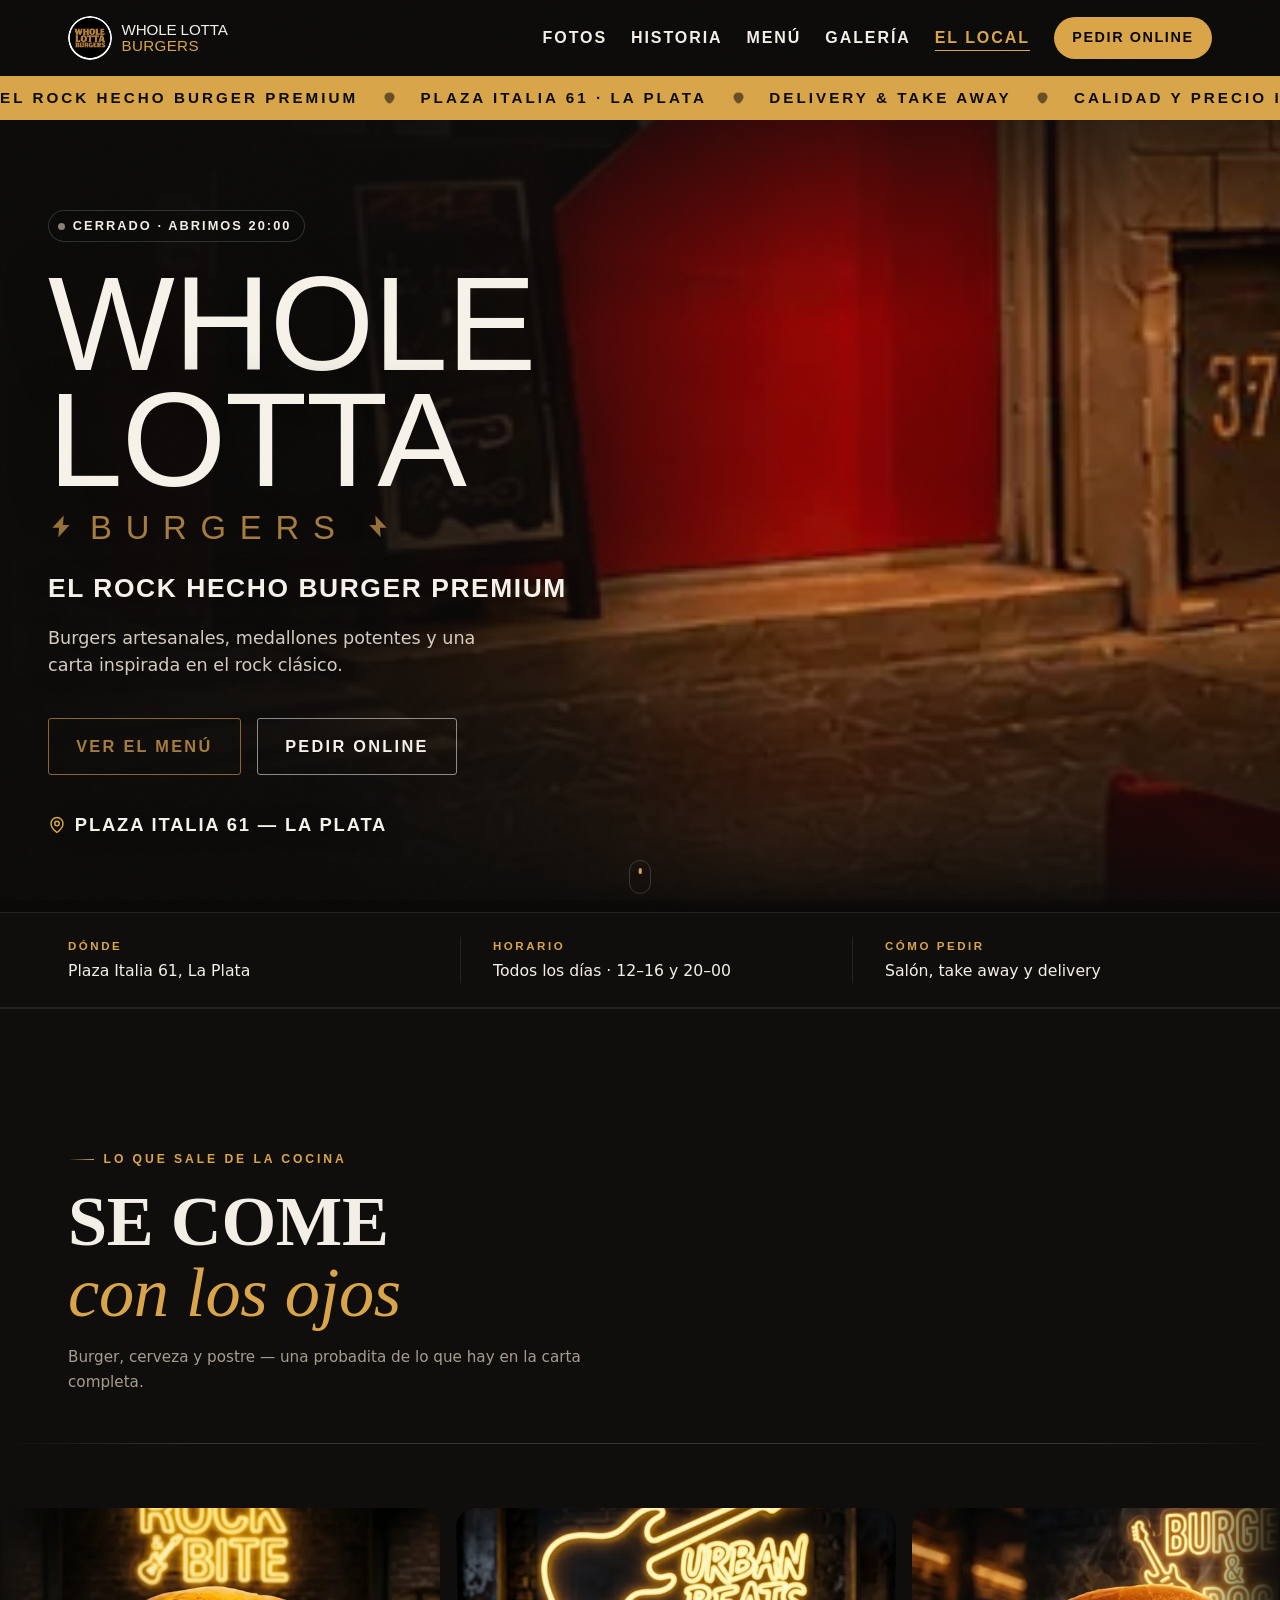
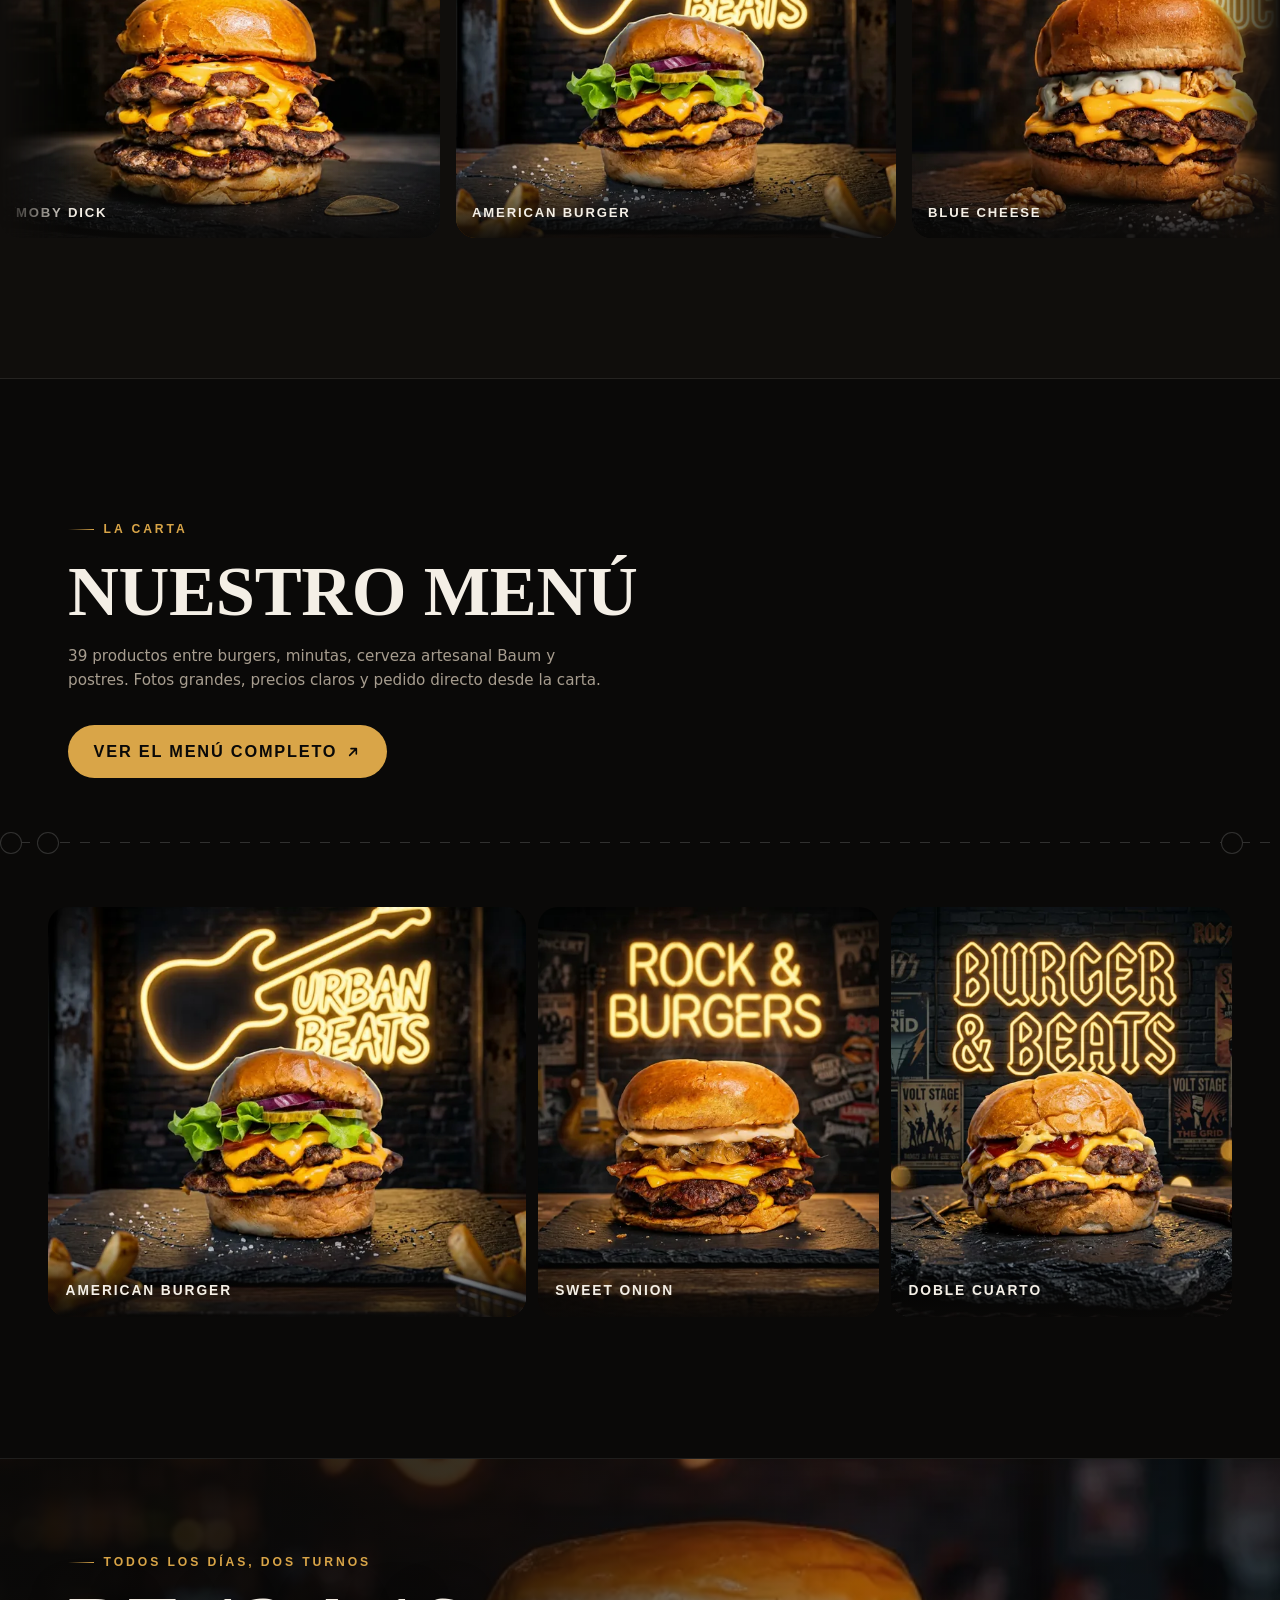
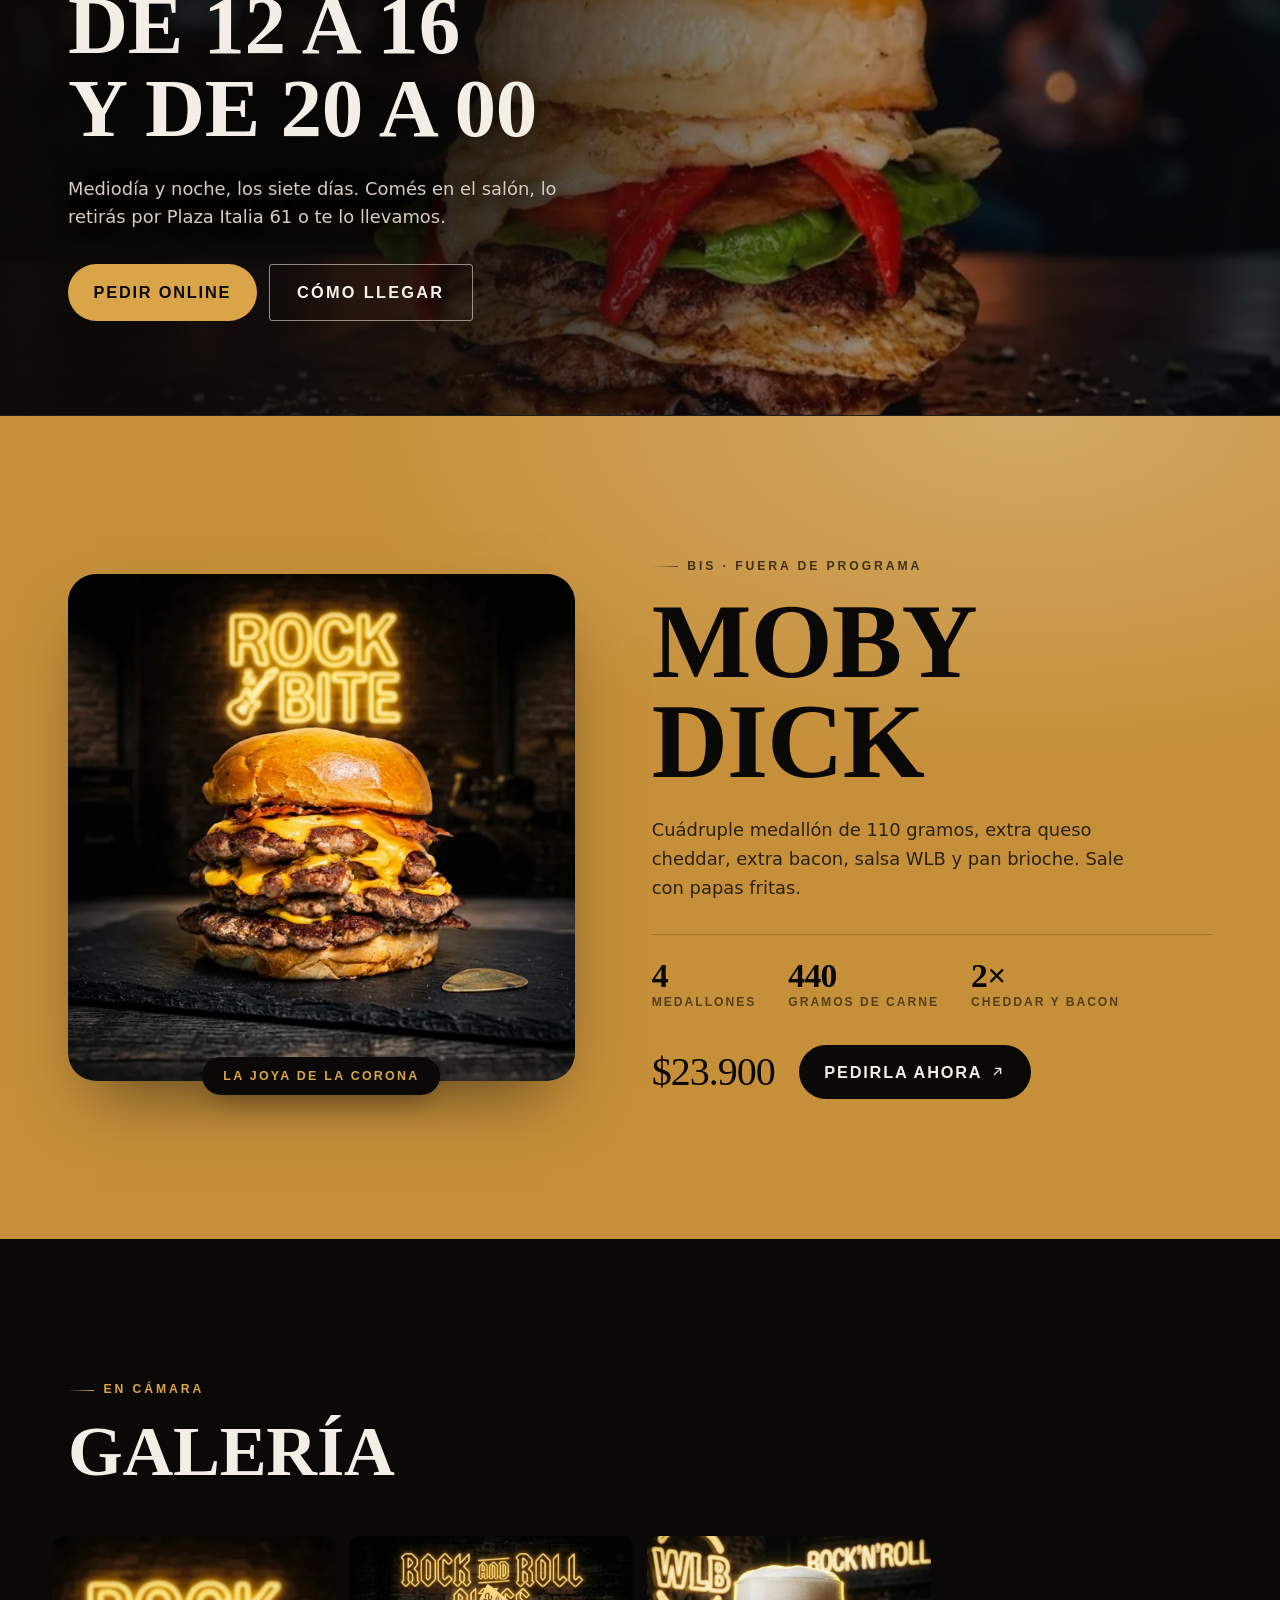
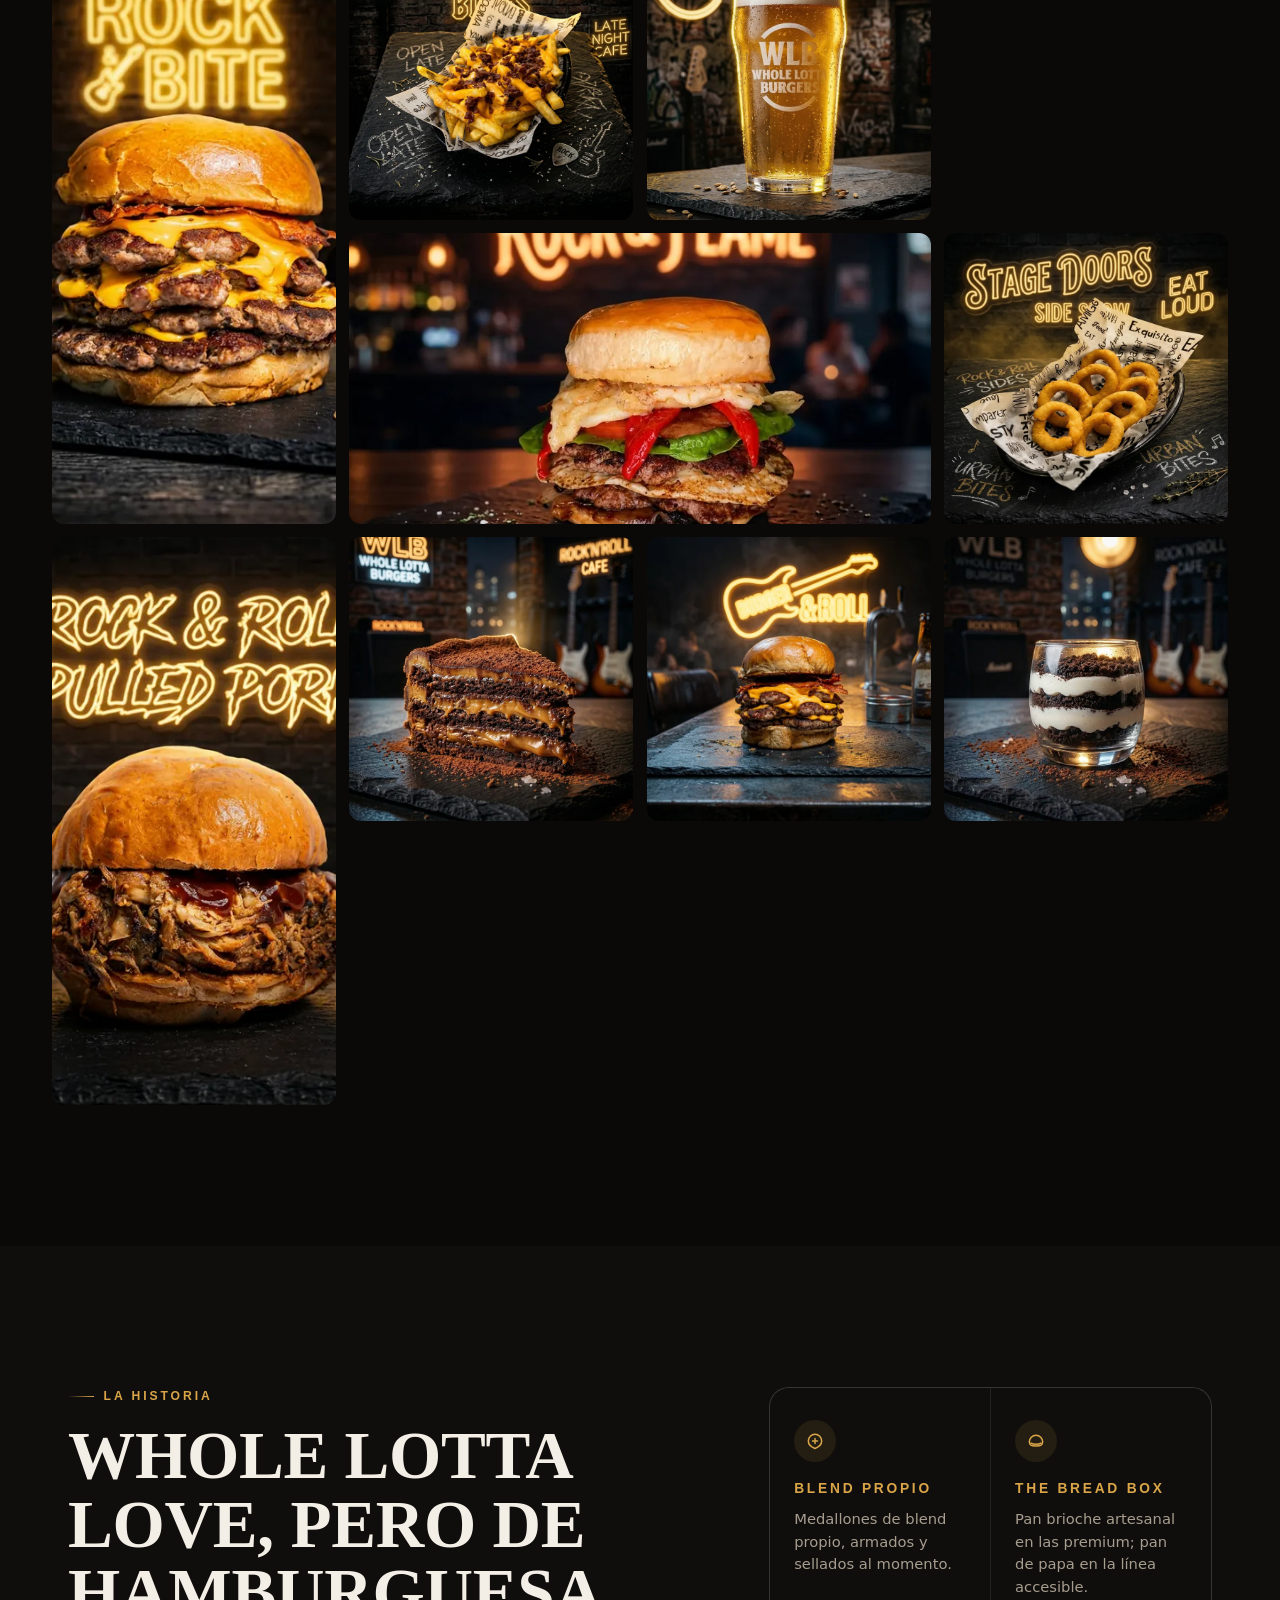
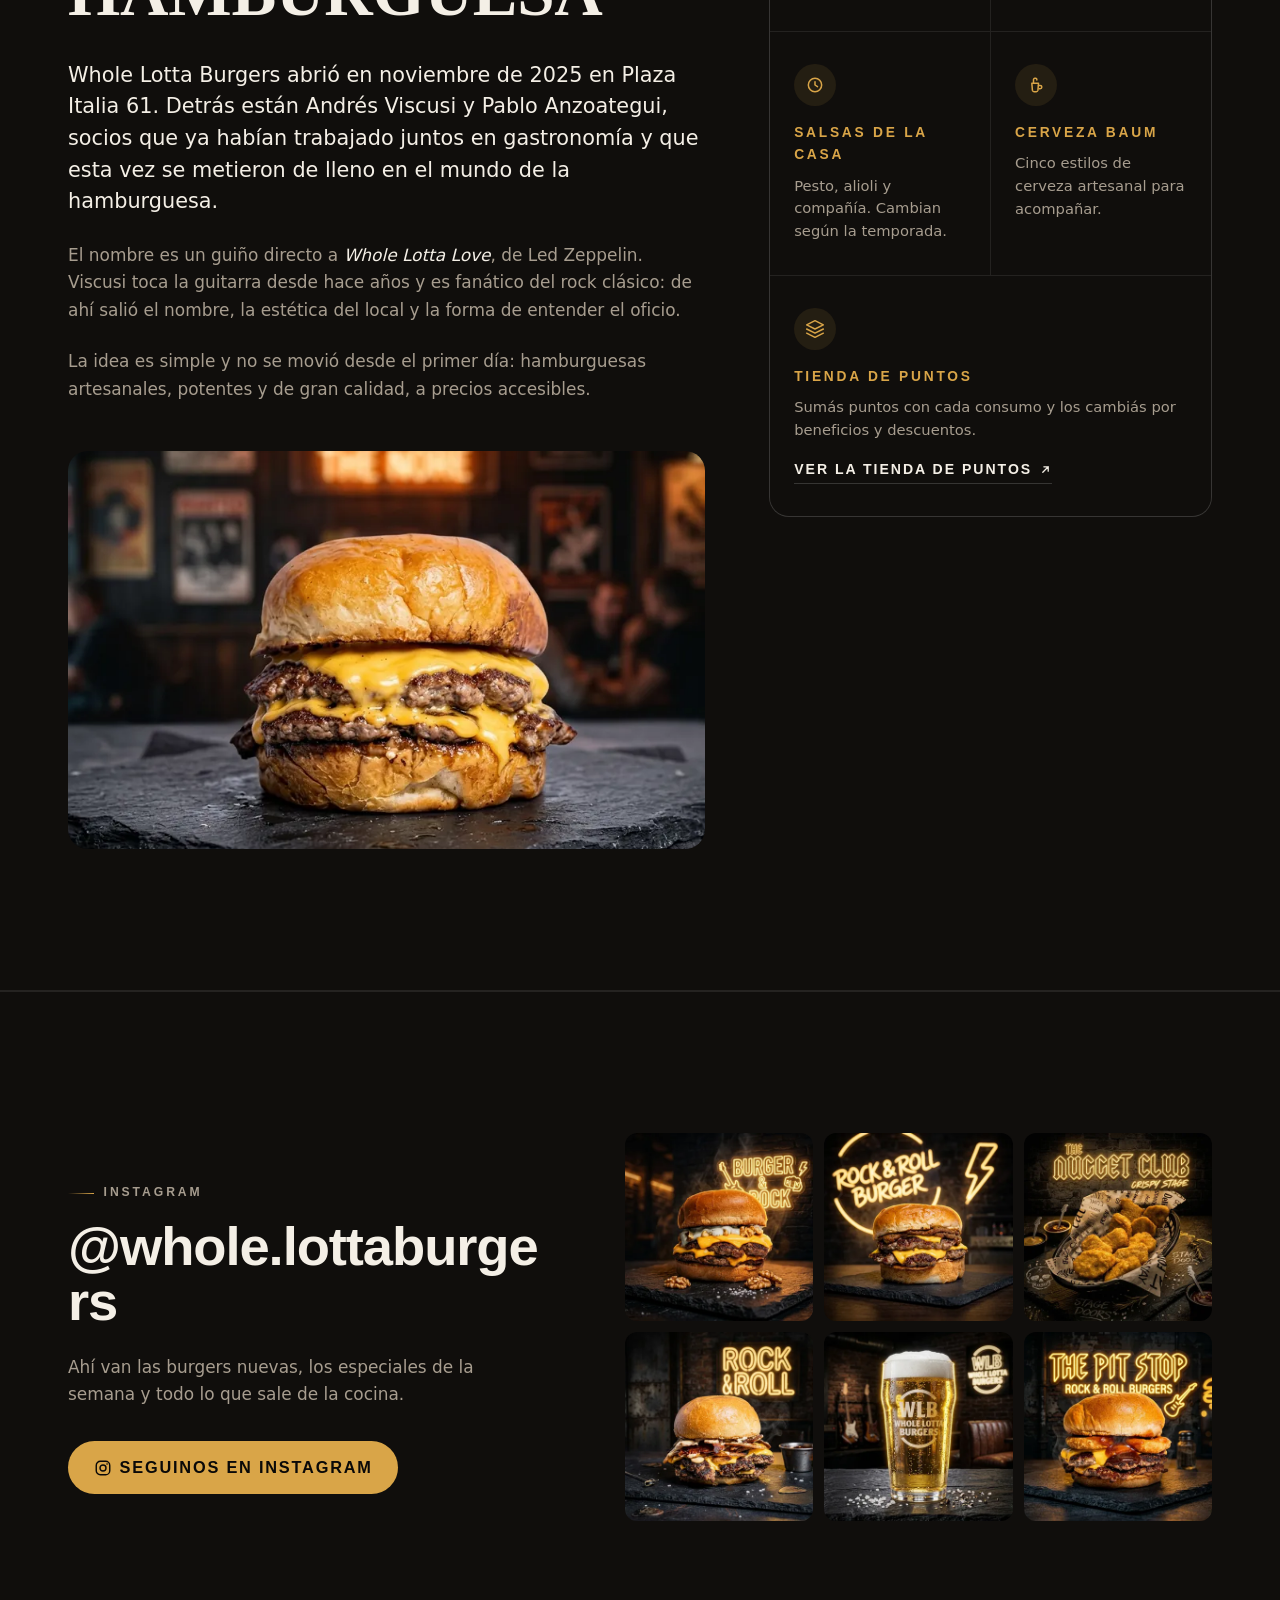
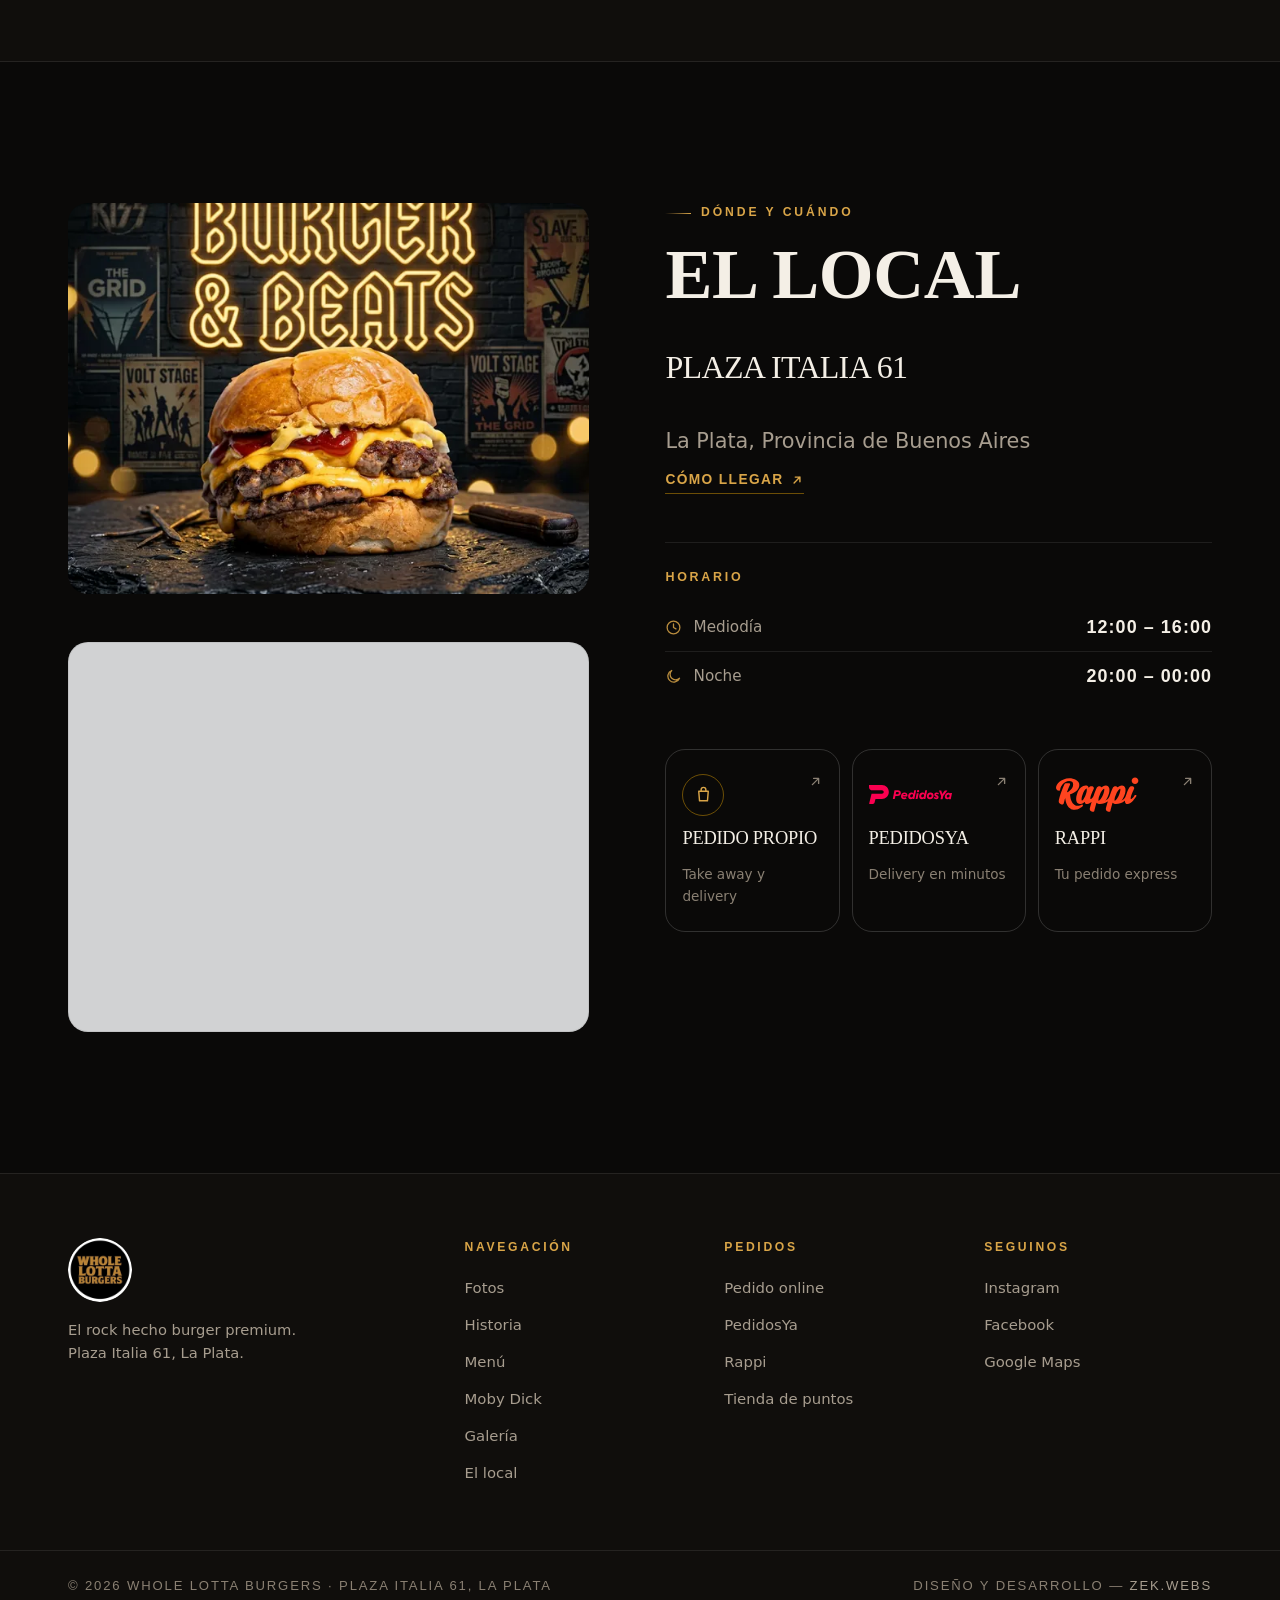
<file: index.html>
<!DOCTYPE html>
<html lang="es-AR">
<head>
<meta charset="UTF-8">
<meta name="viewport" content="width=device-width, initial-scale=1, viewport-fit=cover">

<!-- Content-Security-Policy: 'unsafe-inline' en style-src es por el <noscript><style>
     de más abajo (fallback sin JS) — no hay ningún otro estilo ni script inline en
     el sitio, y no hay ningún formulario ni input de usuario que un XSS pudiera
     explotar igual. Ver README → Seguridad para el detalle de cada origen permitido. -->
<meta http-equiv="Content-Security-Policy" content="
  default-src 'self';
  script-src 'self';
  style-src 'self' 'unsafe-inline' https://fonts.googleapis.com;
  font-src 'self' https://fonts.gstatic.com;
  img-src 'self' data:;
  frame-src https://maps.google.com https://www.google.com;
  connect-src 'self';
  base-uri 'self';
  form-action 'self';
  object-src 'none';
">
<meta name="referrer" content="strict-origin-when-cross-origin">

<title>Whole Lotta Burgers — El rock hecho burger premium | La Plata</title>
<meta name="description" content="Hamburguesas artesanales en Plaza Italia 61, La Plata. Medallones de blend propio, pan brioche de The Bread Box y cerveza artesanal Baum. Delivery y take away, todos los días.">
<meta name="theme-color" content="#0A0908">
<meta name="author" content="Whole Lotta Burgers">
<link rel="canonical" href="https://salvageorge10-byte.github.io/wholelottaburgers/">

<meta property="og:type" content="restaurant.restaurant">
<meta property="og:site_name" content="Whole Lotta Burgers">
<meta property="og:locale" content="es_AR">
<meta property="og:url" content="https://salvageorge10-byte.github.io/wholelottaburgers/">
<meta property="og:title" content="Whole Lotta Burgers — El rock hecho burger premium">
<meta property="og:description" content="Hamburguesas artesanales en Plaza Italia 61, La Plata. Delivery y take away, todos los días de 12 a 16 y de 20 a 00.">
<meta property="og:image" content="https://salvageorge10-byte.github.io/wholelottaburgers/assets/og.jpg">
<meta property="og:image:width" content="1200">
<meta property="og:image:height" content="630">
<meta property="og:image:alt" content="Hamburguesa La Mundial de Whole Lotta Burgers frente a un cartel de neón que dice Rock &amp; Flame">
<meta name="twitter:card" content="summary_large_image">
<meta name="twitter:title" content="Whole Lotta Burgers — El rock hecho burger premium">
<meta name="twitter:description" content="Hamburguesas artesanales en Plaza Italia 61, La Plata. Delivery y take away.">
<meta name="twitter:image" content="https://salvageorge10-byte.github.io/wholelottaburgers/assets/og.jpg">

<link rel="icon" href="assets/favicon.svg" type="image/svg+xml">
<link rel="apple-touch-icon" href="assets/apple-touch-icon.png">

<link rel="preconnect" href="https://fonts.googleapis.com">
<link rel="preconnect" href="https://fonts.gstatic.com" crossorigin>
<link rel="preload" as="image" href="assets/local-tall.webp" media="(max-width:899px)" fetchpriority="high">
<link rel="preload" as="image" href="assets/local.webp" imagesrcset="assets/local-sm.webp 700w, assets/local.webp 795w" imagesizes="100vw" media="(min-width:900px)" fetchpriority="high">
<link href="https://fonts.googleapis.com/css2?family=Anton&family=Fraunces:ital,opsz,wght@0,9..144,400;0,9..144,600;0,9..144,700;1,9..144,500&family=Barlow+Condensed:wght@400;600;700&family=Barlow:wght@400;500&display=swap" rel="stylesheet">
<link rel="stylesheet" href="css/styles.css">
<noscript><style>.rv{opacity:1!important;transform:none!important}.menu-panel[hidden]{display:block!important}</style></noscript>

<script type="application/ld+json">
{
  "@context": "https://schema.org",
  "@type": "Restaurant",
  "name": "Whole Lotta Burgers",
  "slogan": "El rock hecho burger premium",
  "description": "Hamburguesería artesanal en La Plata. Medallones de blend propio, pan brioche de The Bread Box, salsas de la casa y cerveza artesanal Baum.",
  "url": "https://salvageorge10-byte.github.io/wholelottaburgers/",
  "image": "https://salvageorge10-byte.github.io/wholelottaburgers/assets/og.jpg",
  "logo": "https://salvageorge10-byte.github.io/wholelottaburgers/assets/logo.webp",
  "servesCuisine": ["Hamburguesas", "Comida americana"],
  "priceRange": "$$",
  "currenciesAccepted": "ARS",
  "address": {
    "@type": "PostalAddress",
    "streetAddress": "Plaza Italia 61",
    "addressLocality": "La Plata",
    "addressRegion": "Buenos Aires",
    "addressCountry": "AR"
  },
  "openingHoursSpecification": [
    { "@type": "OpeningHoursSpecification", "dayOfWeek": ["Monday","Tuesday","Wednesday","Thursday","Friday","Saturday","Sunday"], "opens": "12:00", "closes": "16:00" },
    { "@type": "OpeningHoursSpecification", "dayOfWeek": ["Monday","Tuesday","Wednesday","Thursday","Friday","Saturday","Sunday"], "opens": "20:00", "closes": "00:00" }
  ],
  "hasMenu": "https://salvageorge10-byte.github.io/wholelottaburgers/menu.html",
  "acceptsReservations": "False",
  "sameAs": [
    "https://www.instagram.com/whole.lottaburgers/",
    "https://www.facebook.com/p/Whole-Lotta-Burgers-61580133121450/"
  ]
}
</script>
</head>

<body>
<a class="skip-link" href="#contenido">Saltar al contenido</a>

<!-- ══════════ HEADER ══════════ -->
<header class="hdr" id="hdr">
  <div class="hdr-in">
    <a href="#inicio" class="brand" aria-label="Whole Lotta Burgers — inicio">
      <img src="assets/logo.webp" width="320" height="320" alt="" class="brand-mark">
      <span class="brand-txt"><b>Whole Lotta</b><i>Burgers</i></span>
    </a>

    <nav class="nav" id="nav" aria-label="Navegación principal">
      <ul class="nav-list">
        <li><a href="#fotos">Fotos</a></li>
        <li><a href="#historia">Historia</a></li>
        <li><a href="menu.html">Menú</a></li>
        <li><a href="#galeria">Galería</a></li>
        <li><a href="#local">El local</a></li>
      </ul>
      <a href="https://www.instagram.com/whole.lottaburgers/" class="nav-ig" target="_blank" rel="noopener">
        <svg viewBox="0 0 24 24" width="18" height="18" fill="none" stroke="currentColor" stroke-width="1.7" aria-hidden="true"><rect x="3" y="3" width="18" height="18" rx="5.5"/><circle cx="12" cy="12" r="4"/><circle cx="17.4" cy="6.6" r="1.1" fill="currentColor" stroke="none"/></svg>
        <span>@whole.lottaburgers</span>
      </a>
    </nav>

    <div class="hdr-cta">
      <a href="https://whole-lotta-burgers.restosimple.com" class="btn btn-amber btn-sm" target="_blank" rel="noopener">Pedir online</a>
    </div>

    <button class="burger" id="burger" aria-label="Abrir menú de navegación" aria-expanded="false" aria-controls="nav">
      <span></span><span></span>
    </button>
  </div>
</header>

<!-- ══════════ MARQUEE ══════════ -->
<div class="marq" aria-hidden="true">
  <div class="marq-track" id="marqTrack">
    <span>El rock hecho burger premium</span>
    <svg class="pick" viewBox="0 0 24 26" aria-hidden="true"><path d="M12 1C5.4 1 1 5.2 1 10.4c0 5 3.4 9.9 7.1 13.1a5.9 5.9 0 0 0 7.8 0C19.6 20.3 23 15.4 23 10.4 23 5.2 18.6 1 12 1Z"/></svg>
    <span>Plaza Italia 61 · La Plata</span>
    <svg class="pick" viewBox="0 0 24 26" aria-hidden="true"><path d="M12 1C5.4 1 1 5.2 1 10.4c0 5 3.4 9.9 7.1 13.1a5.9 5.9 0 0 0 7.8 0C19.6 20.3 23 15.4 23 10.4 23 5.2 18.6 1 12 1Z"/></svg>
    <span>Delivery &amp; take away</span>
    <svg class="pick" viewBox="0 0 24 26" aria-hidden="true"><path d="M12 1C5.4 1 1 5.2 1 10.4c0 5 3.4 9.9 7.1 13.1a5.9 5.9 0 0 0 7.8 0C19.6 20.3 23 15.4 23 10.4 23 5.2 18.6 1 12 1Z"/></svg>
    <span>Calidad y precio imbatible</span>
    <svg class="pick" viewBox="0 0 24 26" aria-hidden="true"><path d="M12 1C5.4 1 1 5.2 1 10.4c0 5 3.4 9.9 7.1 13.1a5.9 5.9 0 0 0 7.8 0C19.6 20.3 23 15.4 23 10.4 23 5.2 18.6 1 12 1Z"/></svg>
  </div>
</div>

<main id="contenido">

<!-- ══════════ 1 · HERO ══════════ -->
<section class="hero" id="inicio">
  <div class="hero-media">
    <picture>
      <!-- En vertical entra la fachada completa; en apaisado, el plano bajo con la mesa. -->
      <source media="(max-width:899px)" srcset="assets/local-tall.webp" width="325" height="1456">
      <img src="assets/local.webp"
           srcset="assets/local-sm.webp 700w, assets/local.webp 795w"
           sizes="100vw" width="795" height="656"
           alt="Frente del local de Whole Lotta Burgers en Plaza Italia 61 de noche, con una hamburguesa de la casa servida en la mesa de la vereda"
           fetchpriority="high" decoding="async">
    </picture>
  </div>
  <div class="hero-scrim"></div>

  <div class="hero-body">
    <p class="status" id="status" hidden>
      <span class="status-dot" id="statusDot"></span><span id="statusTxt"></span>
    </p>

    <h1 class="hero-h1">
      <span class="hero-word">Whole</span>
      <span class="hero-word">Lotta</span>
      <span class="hero-sub-word">
        <svg class="bolt" viewBox="0 0 24 24" aria-hidden="true"><path d="M14.5 2 4 13.2h6.2L9.5 22 20 10.8h-6.2L14.5 2Z"/></svg>
        Burgers
        <svg class="bolt bolt-r" viewBox="0 0 24 24" aria-hidden="true"><path d="M14.5 2 4 13.2h6.2L9.5 22 20 10.8h-6.2L14.5 2Z"/></svg>
      </span>
    </h1>

    <p class="hero-tag">El rock hecho burger premium</p>

    <p class="hero-sub">Burgers artesanales, medallones potentes y una carta inspirada en el rock clásico.</p>

    <div class="hero-cta">
      <a href="menu.html" class="btn btn-line btn-line-gold">Ver el menú</a>
      <a href="https://whole-lotta-burgers.restosimple.com" class="btn btn-line" target="_blank" rel="noopener">Pedir online</a>
    </div>

    <p class="hero-place">
      <svg viewBox="0 0 24 24" width="18" height="18" fill="none" stroke="currentColor" stroke-width="2" stroke-linecap="round" stroke-linejoin="round" aria-hidden="true"><path d="M20 10c0 6-8 12-8 12s-8-6-8-12a8 8 0 0 1 16 0Z"/><circle cx="12" cy="10" r="3"/></svg>
      Plaza Italia 61 — La Plata
    </p>
  </div>

  <a class="scroll-cue" href="#fotos" aria-label="Bajar a la página"><span></span></a>
</section>

<!-- ══════════ FRANJA DE DATOS ══════════ -->
<section class="strip" aria-label="Datos del local">
  <dl class="strip-in">
    <div><dt>Dónde</dt><dd>Plaza Italia 61, La Plata</dd></div>
    <div><dt>Horario</dt><dd>Todos los días · 12–16 y 20–00</dd></div>
    <div><dt>Cómo pedir</dt><dd>Salón, take away y delivery</dd></div>
  </dl>
</section>

<!-- ══════════ 2 · SE COME CON LOS OJOS ══════════ -->
<section class="show" id="fotos" aria-labelledby="show-h">
  <div class="wrap">
    <header class="sec-head show-head">
      <p class="eyebrow rv">Lo que sale de la cocina</p>
      <h2 class="sec-h2 rv" id="show-h">Se come<br><em>con los ojos</em></h2>
      <p class="sec-note rv">Burger, cerveza y postre — una probadita de lo que hay en la carta completa.</p>
    </header>
  </div>

  <div class="show-divider" aria-hidden="true"></div>

  <!-- Una sola fila que corre sola, no dos compitiendo entre sí como antes.
       El JS duplica el contenido para que el bucle cierre sin salto. -->
  <div class="show-row" data-reel aria-hidden="true">
    <div class="show-track">
      <figure class="show-ph"><img src="assets/menu/moby.webp" width="640" height="640" loading="lazy" decoding="async" alt=""><figcaption>Moby Dick</figcaption></figure>
      <figure class="show-ph"><img src="assets/menu/american.webp" width="800" height="800" loading="lazy" decoding="async" alt=""><figcaption>American Burger</figcaption></figure>
      <figure class="show-ph"><img src="assets/menu/blue-cheese.webp" width="640" height="640" loading="lazy" decoding="async" alt=""><figcaption>Blue Cheese</figcaption></figure>
      <figure class="show-ph"><img src="assets/menu/sweet-onion.webp" width="800" height="800" loading="lazy" decoding="async" alt=""><figcaption>Sweet Onion</figcaption></figure>
      <figure class="show-ph"><img src="assets/menu/ipa-baum.webp" width="800" height="800" loading="lazy" decoding="async" alt=""><figcaption>IPA Baum</figcaption></figure>
      <figure class="show-ph"><img src="assets/menu/honey-baum.webp" width="800" height="800" loading="lazy" decoding="async" alt=""><figcaption>Honey Baum</figcaption></figure>
      <figure class="show-ph"><img src="assets/menu/chocotorta.webp" width="800" height="800" loading="lazy" decoding="async" alt=""><figcaption>Chocotorta</figcaption></figure>
    </div>
  </div>
</section>

<!-- ══════════ 4 · TEASER DE MENÚ ══════════ -->
<section class="menu-teaser" id="menu">
  <div class="wrap">
    <div class="mt-head">
      <p class="eyebrow rv">La carta</p>
      <h2 class="sec-h2 rv">Nuestro menú</h2>
      <p class="sec-note rv">39 productos entre burgers, minutas, cerveza artesanal Baum y postres. Fotos grandes, precios claros y pedido directo desde la carta.</p>
      <a href="menu.html" class="btn btn-amber rv">
        Ver el menú completo
        <svg viewBox="0 0 24 24" width="16" height="16" fill="none" stroke="currentColor" stroke-width="2.4" stroke-linecap="round" stroke-linejoin="round" aria-hidden="true"><path d="M7 17 17 7M9 7h8v8"/></svg>
      </a>
    </div>
  </div>

  <!-- línea perforada tipo entrada de recital: guiño rock sin gritar -->
  <div class="mt-ticket" aria-hidden="true"><span></span></div>

  <div class="mt-strip">
    <figure class="mt-ph mt-ph-a rv">
      <img src="assets/menu/american.webp" width="800" height="800" loading="lazy" decoding="async" alt="American Burger con tomate, pepinillos, cebolla morada y lechuga">
      <figcaption>American Burger</figcaption>
    </figure>
    <figure class="mt-ph rv">
      <img src="assets/menu/sweet-onion.webp" width="800" height="800" loading="lazy" decoding="async" alt="Sweet Onion con cebolla caramelizada, cheddar y bacon">
      <figcaption>Sweet Onion</figcaption>
    </figure>
    <figure class="mt-ph rv">
      <img src="assets/menu/doble-cuarto.webp" width="800" height="800" loading="lazy" decoding="async" alt="Doble Cuarto con cebolla en brunoise y salsa doble cuarto">
      <figcaption>Doble Cuarto</figcaption>
    </figure>
  </div>
</section>

<!-- ══════════ FRANJA A TODO EL ANCHO ══════════ -->
<section class="band rv" aria-labelledby="band-h">
  <div class="band-media">
    <img src="assets/menu/la-mundial.webp" width="800" height="800" loading="lazy" decoding="async"
         alt="La Mundial servida frente al cartel de neón del local">
  </div>
  <div class="band-in">
    <p class="eyebrow">Todos los días, dos turnos</p>
    <h2 class="band-h" id="band-h">De 12 a 16<br>y de 20 a 00</h2>
    <p class="band-p">Mediodía y noche, los siete días. Comés en el salón, lo retirás por Plaza Italia 61 o te lo llevamos.</p>
    <div class="band-cta">
      <a href="https://whole-lotta-burgers.restosimple.com" class="btn btn-amber" target="_blank" rel="noopener">Pedir online</a>
      <a href="#local" class="btn btn-line">Cómo llegar</a>
    </div>
  </div>
</section>

<!-- ══════════ 5 · PRODUCTO DESTACADO ══════════ -->
<section class="feat" id="destacado" aria-labelledby="feat-h">
  <div class="feat-in">
    <div class="feat-media rv">
      <img src="assets/menu/moby.webp" width="640" height="640" loading="lazy" decoding="async"
           alt="Moby Dick: cuádruple medallón con extra cheddar y extra bacon, bajo un cartel de neón que dice Rock Bite">
      <span class="feat-badge">La joya de la corona</span>
    </div>

    <div class="feat-body rv">
      <p class="eyebrow eyebrow-dark">Bis · Fuera de programa</p>
      <h2 class="feat-h" id="feat-h">Moby<br>Dick</h2>
      <p class="feat-lead">Cuádruple medallón de 110 gramos, extra queso cheddar, extra bacon, salsa WLB y pan brioche. Sale con papas fritas.</p>

      <ul class="feat-specs">
        <li><b>4</b><span>medallones</span></li>
        <li><b>440</b><span>gramos de carne</span></li>
        <li><b>2×</b><span>cheddar y bacon</span></li>
      </ul>

      <div class="feat-cta">
        <p class="feat-price">$23.900</p>
        <a href="https://whole-lotta-burgers.restosimple.com" class="btn btn-dark" target="_blank" rel="noopener">
          Pedirla ahora
          <svg viewBox="0 0 24 24" width="15" height="15" fill="none" stroke="currentColor" stroke-width="2.2" stroke-linecap="round" stroke-linejoin="round" aria-hidden="true"><path d="M7 17 17 7M9 7h8v8"/></svg>
        </a>
      </div>
    </div>
  </div>
</section>

<!-- ══════════ 6 · GALERÍA ══════════ -->
<section class="gal" id="galeria">
  <div class="wrap">
    <header class="sec-head">
      <p class="eyebrow rv">En cámara</p>
      <h2 class="sec-h2 rv">Galería</h2>
    </header>
  </div>

  <div class="gal-grid" id="galGrid">
    <figure class="g g-tall rv"><img src="assets/menu/moby.webp" width="640" height="640" loading="lazy" decoding="async" alt="Moby Dick, la hamburguesa de cuatro medallones, bajo un cartel de neón"><figcaption>Moby Dick</figcaption></figure>
    <figure class="g rv"><img src="assets/menu/papas-cheddar-bacon.webp" width="800" height="800" loading="lazy" decoding="async" alt="Papas con cheddar y bacon sobre pizarra"><figcaption>Papas Cheddar y Bacon</figcaption></figure>
    <figure class="g rv"><img src="assets/menu/ipa-baum.webp" width="800" height="800" loading="lazy" decoding="async" alt="Pinta de cerveza artesanal IPA Baum"><figcaption>IPA Baum</figcaption></figure>
    <figure class="g g-wide rv"><img src="assets/menu/la-mundial.webp" width="800" height="800" loading="lazy" decoding="async" alt="La Mundial frente al cartel de neón Rock &amp; Flame"><figcaption>La Mundial</figcaption></figure>
    <figure class="g rv"><img src="assets/menu/aros-cebolla.webp" width="800" height="800" loading="lazy" decoding="async" alt="Aros de cebolla crujientes"><figcaption>Aros de Cebolla</figcaption></figure>
    <figure class="g g-tall rv"><img src="assets/menu/pulled-pork.webp" width="640" height="640" loading="lazy" decoding="async" alt="Sándwich de pulled pork con salsa barbacoa"><figcaption>Pulled Pork</figcaption></figure>
    <figure class="g rv"><img src="assets/menu/chocotorta.webp" width="800" height="800" loading="lazy" decoding="async" alt="Chocotorta en capas"><figcaption>Chocotorta</figcaption></figure>
    <figure class="g rv"><img src="assets/menu/triple.webp" width="640" height="640" loading="lazy" decoding="async" alt="Triple Cheese Bacon"><figcaption>Triple Cheese Bacon</figcaption></figure>
    <figure class="g rv"><img src="assets/menu/postre-oreo.webp" width="800" height="800" loading="lazy" decoding="async" alt="Postre de Oreo en capas"><figcaption>Postre Oreo</figcaption></figure>
  </div>
</section>

<!-- ══════════ 3 · SOBRE LA MARCA ══════════ -->
<section class="about" id="historia">
  <div class="wrap about-in">
    <div class="about-txt rv">
      <p class="eyebrow">La historia</p>
      <h2 class="sec-h2">Whole Lotta<br>Love, pero de<br>hamburguesa</h2>

      <p class="lede">Whole Lotta Burgers abrió en noviembre de 2025 en Plaza Italia 61. Detrás están Andrés Viscusi y Pablo Anzoategui, socios que ya habían trabajado juntos en gastronomía y que esta vez se metieron de lleno en el mundo de la hamburguesa.</p>

      <p>El nombre es un guiño directo a <em>Whole Lotta Love</em>, de Led Zeppelin. Viscusi toca la guitarra desde hace años y es fanático del rock clásico: de ahí salió el nombre, la estética del local y la forma de entender el oficio.</p>

      <p>La idea es simple y no se movió desde el primer día: hamburguesas artesanales, potentes y de gran calidad, a precios accesibles.</p>

      <figure class="about-photo">
        <img src="assets/menu/cheese-doble.webp" width="800" height="800" loading="lazy" decoding="async" alt="Doble Cheese Burger sobre pizarra, con la pared de pósters de rock del local detrás">
      </figure>
    </div>

    <div class="about-specs rv" aria-label="Lo que usamos">
      <div class="spec">
        <span class="spec-ico" aria-hidden="true"><svg viewBox="0 0 24 24" width="20" height="20" fill="none" stroke="currentColor" stroke-width="1.8" stroke-linecap="round" stroke-linejoin="round"><path d="M4 12a8 8 0 0 1 16 0c0 4-3 7-8 9-5-2-8-5-8-9Z"/><path d="M9 12h6M12 9v6"/></svg></span>
        <h3>Blend propio</h3><p>Medallones de blend propio, armados y sellados al momento.</p>
      </div>
      <div class="spec">
        <span class="spec-ico" aria-hidden="true"><svg viewBox="0 0 24 24" width="20" height="20" fill="none" stroke="currentColor" stroke-width="1.8" stroke-linecap="round" stroke-linejoin="round"><path d="M4 13c0-4 3.6-8 8-8s8 4 8 8-2 5-8 5-8-1-8-5Z"/><path d="M6 14.5c1.5 1 3.6 1.5 6 1.5s4.5-.5 6-1.5"/></svg></span>
        <h3>The Bread Box</h3><p>Pan brioche artesanal en las premium; pan de papa en la línea accesible.</p>
      </div>
      <div class="spec">
        <span class="spec-ico" aria-hidden="true"><svg viewBox="0 0 24 24" width="20" height="20" fill="none" stroke="currentColor" stroke-width="1.8" stroke-linecap="round" stroke-linejoin="round"><circle cx="12" cy="12" r="8"/><path d="M12 8v4l3 2"/></svg></span>
        <h3>Salsas de la casa</h3><p>Pesto, alioli y compañía. Cambian según la temporada.</p>
      </div>
      <div class="spec">
        <span class="spec-ico" aria-hidden="true"><svg viewBox="0 0 24 24" width="20" height="20" fill="none" stroke="currentColor" stroke-width="1.8" stroke-linecap="round" stroke-linejoin="round"><path d="M7 10h8l-.7 8.5a2 2 0 0 1-2 1.5H9.7a2 2 0 0 1-2-1.5L7 10Z"/><path d="M9 10V5.5A1.5 1.5 0 0 1 10.5 4h1a1.5 1.5 0 0 1 1.5 1.5V6"/><path d="M15 12.5h2a2 2 0 0 1 0 4h-1.4"/></svg></span>
        <h3>Cerveza Baum</h3><p>Cinco estilos de cerveza artesanal para acompañar.</p>
      </div>
      <div class="spec spec-wide">
        <span class="spec-ico" aria-hidden="true"><svg viewBox="0 0 24 24" width="20" height="20" fill="none" stroke="currentColor" stroke-width="1.8" stroke-linecap="round" stroke-linejoin="round"><path d="M12 2 2 7l10 5 10-5-10-5Z"/><path d="M2 17l10 5 10-5M2 12l10 5 10-5"/></svg></span>
        <h3>Tienda de puntos</h3>
        <p>Sumás puntos con cada consumo y los cambiás por beneficios y descuentos.</p>
        <a href="https://wholelottaburgers.tiendadepuntos.com/" class="spec-link" target="_blank" rel="noopener">Ver la tienda de puntos
          <svg viewBox="0 0 24 24" width="13" height="13" fill="none" stroke="currentColor" stroke-width="2.4" stroke-linecap="round" stroke-linejoin="round" aria-hidden="true"><path d="M7 17 17 7M9 7h8v8"/></svg>
        </a>
      </div>
    </div>
  </div>
</section>

<!-- ══════════ 7 · INSTAGRAM ══════════ -->
<section class="ig" id="instagram">
  <div class="wrap ig-in">
    <div class="ig-txt rv">
      <p class="eyebrow">Instagram</p>
      <h2 class="sec-h2">@whole.lottaburgers</h2>
      <p>Ahí van las burgers nuevas, los especiales de la semana y todo lo que sale de la cocina.</p>
      <a href="https://www.instagram.com/whole.lottaburgers/" class="btn btn-amber" target="_blank" rel="noopener">
        <svg viewBox="0 0 24 24" width="18" height="18" fill="none" stroke="currentColor" stroke-width="1.9" aria-hidden="true"><rect x="3" y="3" width="18" height="18" rx="5.5"/><circle cx="12" cy="12" r="4"/><circle cx="17.4" cy="6.6" r="1.1" fill="currentColor" stroke="none"/></svg>
        Seguinos en Instagram
      </a>
    </div>

    <ul class="ig-strip">
      <li class="rv"><img src="assets/menu/blue-cheese-sm.webp" width="400" height="400" loading="lazy" decoding="async" alt="Blue Cheese Burger"></li>
      <li class="rv"><img src="assets/menu/sweet-bacon-sm.webp" width="400" height="400" loading="lazy" decoding="async" alt="Sweet Bacon Burger"></li>
      <li class="rv"><img src="assets/menu/nuggets-sm.webp" width="400" height="400" loading="lazy" decoding="async" alt="Nuggets de pollo"></li>
      <li class="rv"><img src="assets/menu/crispy-sm.webp" width="400" height="400" loading="lazy" decoding="async" alt="Crispy Burger"></li>
      <li class="rv"><img src="assets/menu/honey-baum-sm.webp" width="400" height="400" loading="lazy" decoding="async" alt="Cerveza Honey Baum"></li>
      <li class="rv"><img src="assets/menu/onion-rings-sm.webp" width="400" height="400" loading="lazy" decoding="async" alt="Onion Rings Burger"></li>
    </ul>
  </div>
</section>

<!-- ══════════ 9 · UBICACIÓN Y CONTACTO ══════════ -->
<section class="loc" id="local">
  <div class="wrap loc-in">
    <div class="loc-media rv">
      <figure class="loc-photo">
        <img src="assets/menu/doble-cuarto.webp" width="640" height="640" loading="lazy" decoding="async" alt="Doble Cuarto servido sobre pizarra, con el cartel de neón Burger &amp; Beats de fondo">
      </figure>
      <div class="loc-map">
        <iframe
          src="https://maps.google.com/maps?q=Whole+Lotta+Burgers,+Plaza+Italia+61,+La+Plata,+Buenos+Aires&output=embed"
          title="Ubicación de Whole Lotta Burgers en el mapa"
          loading="lazy" referrerpolicy="strict-origin-when-cross-origin"></iframe>
      </div>
    </div>

    <div class="loc-txt rv">
      <p class="eyebrow">Dónde y cuándo</p>
      <h2 class="sec-h2">El local</h2>

      <address class="loc-addr">
        <strong>Plaza Italia 61</strong><br>
        La Plata, Provincia de Buenos Aires
      </address>

      <a href="https://www.google.com/maps/search/?api=1&amp;query=Whole+Lotta+Burgers%2C+Plaza+Italia+61%2C+La+Plata%2C+Buenos+Aires" class="loc-directions" target="_blank" rel="noopener">
        Cómo llegar
        <svg viewBox="0 0 24 24" width="14" height="14" fill="none" stroke="currentColor" stroke-width="2.4" stroke-linecap="round" stroke-linejoin="round" aria-hidden="true"><path d="M7 17 17 7M9 7h8v8"/></svg>
      </a>

      <div class="loc-hours">
        <h3>Horario</h3>
        <p class="hours-line">
          <svg viewBox="0 0 24 24" width="17" height="17" fill="none" stroke="currentColor" stroke-width="1.8" stroke-linecap="round" stroke-linejoin="round" aria-hidden="true"><circle cx="12" cy="12" r="9"/><path d="M12 7v5l3.5 2"/></svg>
          <span>Mediodía</span><b>12:00 – 16:00</b>
        </p>
        <p class="hours-line">
          <svg viewBox="0 0 24 24" width="17" height="17" fill="none" stroke="currentColor" stroke-width="1.8" stroke-linecap="round" stroke-linejoin="round" aria-hidden="true"><path d="M20.5 14.5A8.5 8.5 0 1 1 9.5 3.5a7 7 0 0 0 11 11Z"/></svg>
          <span>Noche</span><b>20:00 – 00:00</b>
        </p>
      </div>

      <div class="loc-channels">
        <a class="ch-card rv" href="https://whole-lotta-burgers.restosimple.com" target="_blank" rel="noopener">
          <span class="ch-ico" aria-hidden="true"><svg viewBox="0 0 24 24" width="19" height="19" fill="none" stroke="currentColor" stroke-width="1.8" stroke-linecap="round" stroke-linejoin="round"><path d="M6 8h12l-1 12H7L6 8Z"/><path d="M9 8V6a3 3 0 0 1 6 0v2"/></svg></span>
          <span class="ch-name">Pedido propio</span>
          <span class="ch-note">Take away y delivery</span>
          <svg class="ch-arrow" viewBox="0 0 24 24" width="15" height="15" fill="none" stroke="currentColor" stroke-width="2.2" stroke-linecap="round" stroke-linejoin="round" aria-hidden="true"><path d="M7 17 17 7M9 7h8v8"/></svg>
        </a>
        <a class="ch-card rv" href="https://www.pedidosya.com.ar/restaurantes/la-plata/whole-lotta-burgers-ffd69fae-f20e-4c43-b748-33fd95ce6d6e-menu" target="_blank" rel="noopener">
          <span class="ch-ico ch-ico-pya" aria-hidden="true"><img src="assets/pedidosya-logo.svg" alt="" width="70" height="16"></span>
          <span class="ch-name">PedidosYa</span>
          <span class="ch-note">Delivery en minutos</span>
          <svg class="ch-arrow" viewBox="0 0 24 24" width="15" height="15" fill="none" stroke="currentColor" stroke-width="2.2" stroke-linecap="round" stroke-linejoin="round" aria-hidden="true"><path d="M7 17 17 7M9 7h8v8"/></svg>
        </a>
        <a class="ch-card rv" href="https://www.rappi.com.ar/restaurantes/226342-whole-lotta-burgers" target="_blank" rel="noopener">
          <span class="ch-ico ch-ico-rappi" aria-hidden="true"><img src="assets/rappi-logo.svg" alt="" width="66" height="28"></span>
          <span class="ch-name">Rappi</span>
          <span class="ch-note">Tu pedido express</span>
          <svg class="ch-arrow" viewBox="0 0 24 24" width="15" height="15" fill="none" stroke="currentColor" stroke-width="2.2" stroke-linecap="round" stroke-linejoin="round" aria-hidden="true"><path d="M7 17 17 7M9 7h8v8"/></svg>
        </a>
      </div>
    </div>
  </div>
</section>

</main>

<!-- ══════════ 10 · FOOTER ══════════ -->
<footer class="ft">
  <div class="wrap ft-in">
    <div class="ft-brand">
      <img src="assets/logo.webp" width="320" height="320" loading="lazy" decoding="async" alt="Logo de Whole Lotta Burgers">
      <p>El rock hecho burger premium.<br>Plaza Italia 61, La Plata.</p>
    </div>

    <nav class="ft-nav" aria-label="Navegación del pie">
      <h4>Navegación</h4>
      <ul>
        <li><a href="#fotos">Fotos</a></li>
        <li><a href="#historia">Historia</a></li>
        <li><a href="menu.html">Menú</a></li>
        <li><a href="#destacado">Moby Dick</a></li>
        <li><a href="#galeria">Galería</a></li>
        <li><a href="#local">El local</a></li>
      </ul>
    </nav>

    <div class="ft-col">
      <h4>Pedidos</h4>
      <ul>
        <li><a href="https://whole-lotta-burgers.restosimple.com" target="_blank" rel="noopener">Pedido online</a></li>
        <li><a href="https://www.pedidosya.com.ar/restaurantes/la-plata/whole-lotta-burgers-ffd69fae-f20e-4c43-b748-33fd95ce6d6e-menu" target="_blank" rel="noopener">PedidosYa</a></li>
        <li><a href="https://www.rappi.com.ar/restaurantes/226342-whole-lotta-burgers" target="_blank" rel="noopener">Rappi</a></li>
        <li><a href="https://wholelottaburgers.tiendadepuntos.com/" target="_blank" rel="noopener">Tienda de puntos</a></li>
      </ul>
    </div>

    <div class="ft-col">
      <h4>Seguinos</h4>
      <ul>
        <li><a href="https://www.instagram.com/whole.lottaburgers/" target="_blank" rel="noopener">Instagram</a></li>
        <li><a href="https://www.facebook.com/p/Whole-Lotta-Burgers-61580133121450/" target="_blank" rel="noopener">Facebook</a></li>
        <li><a href="https://www.google.com/maps/search/?api=1&amp;query=Whole+Lotta+Burgers%2C+Plaza+Italia+61%2C+La+Plata%2C+Buenos+Aires" target="_blank" rel="noopener">Google Maps</a></li>
      </ul>
    </div>
  </div>

  <div class="ft-bottom">
    <div class="wrap ft-bottom-in">
      <p>&copy; <span id="yr">2026</span> Whole Lotta Burgers · Plaza Italia 61, La Plata</p>
      <p class="ft-zek">Diseño y desarrollo — <a href="#" aria-label="ZEK.WEBS">ZEK.WEBS</a></p>
    </div>
  </div>
</footer>

<!-- BOTÓN FLOTANTE -->
<a href="https://whole-lotta-burgers.restosimple.com" class="fab" id="fab" target="_blank" rel="noopener">
  <svg viewBox="0 0 24 24" width="19" height="19" fill="none" stroke="currentColor" stroke-width="1.9" stroke-linecap="round" stroke-linejoin="round" aria-hidden="true"><circle cx="9" cy="20" r="1.5"/><circle cx="17" cy="20" r="1.5"/><path d="M2.5 3.5h2l2.5 11.2a1.9 1.9 0 0 0 1.9 1.5h7.7a1.9 1.9 0 0 0 1.9-1.5L20 7H6"/></svg>
  <span>Pedir online</span>
</a>

<!-- LIGHTBOX -->
<div class="lb" id="lb" role="dialog" aria-modal="true" aria-label="Foto ampliada" hidden>
  <button class="lb-close" id="lbClose" aria-label="Cerrar">
    <svg viewBox="0 0 24 24" width="22" height="22" fill="none" stroke="currentColor" stroke-width="2" stroke-linecap="round" aria-hidden="true"><path d="M6 6l12 12M18 6 6 18"/></svg>
  </button>
  <button class="lb-nav lb-prev" id="lbPrev" aria-label="Foto anterior">
    <svg viewBox="0 0 24 24" width="24" height="24" fill="none" stroke="currentColor" stroke-width="2" stroke-linecap="round" stroke-linejoin="round" aria-hidden="true"><path d="M15 5 8 12l7 7"/></svg>
  </button>
  <figure class="lb-fig">
    <img id="lbImg" alt="">
    <figcaption id="lbCap"></figcaption>
  </figure>
  <button class="lb-nav lb-next" id="lbNext" aria-label="Foto siguiente">
    <svg viewBox="0 0 24 24" width="24" height="24" fill="none" stroke="currentColor" stroke-width="2" stroke-linecap="round" stroke-linejoin="round" aria-hidden="true"><path d="m9 5 7 7-7 7"/></svg>
  </button>
</div>

<script src="js/main.js" defer></script>
</body>
</html>
</file>
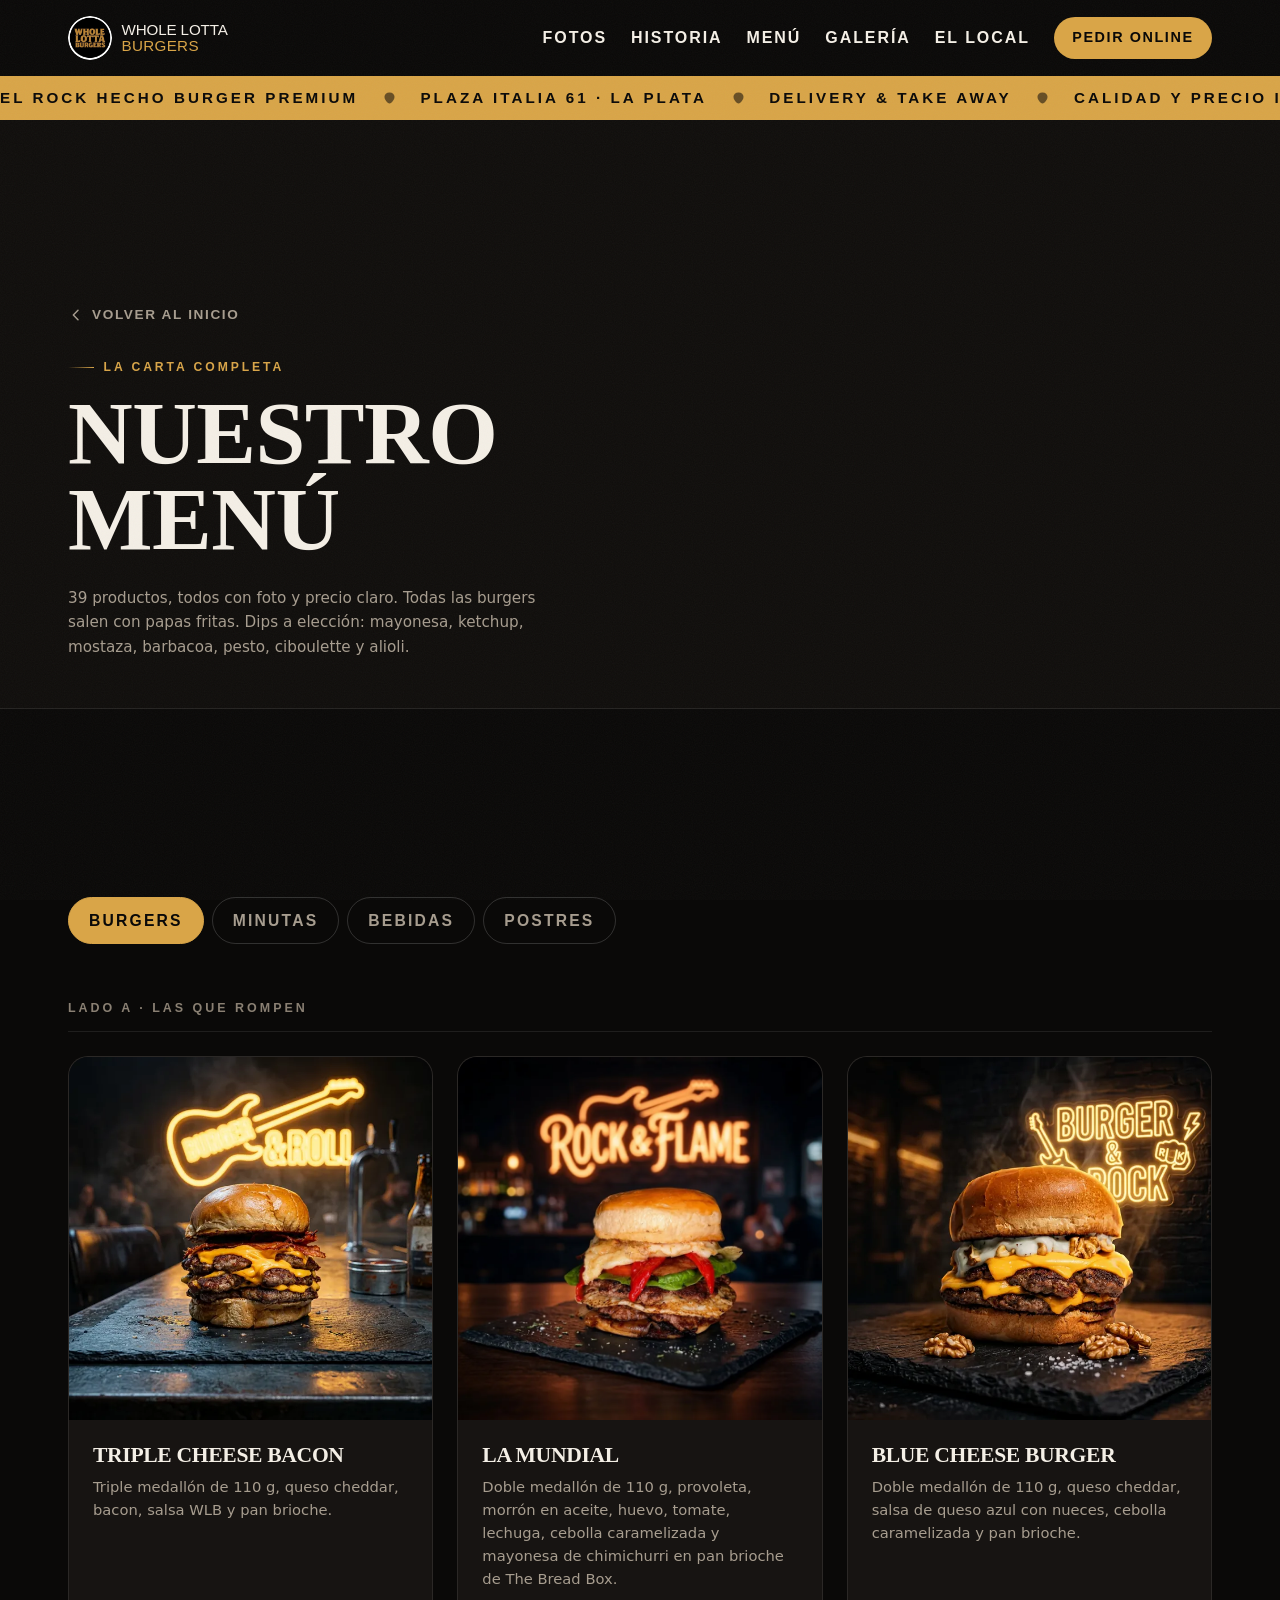
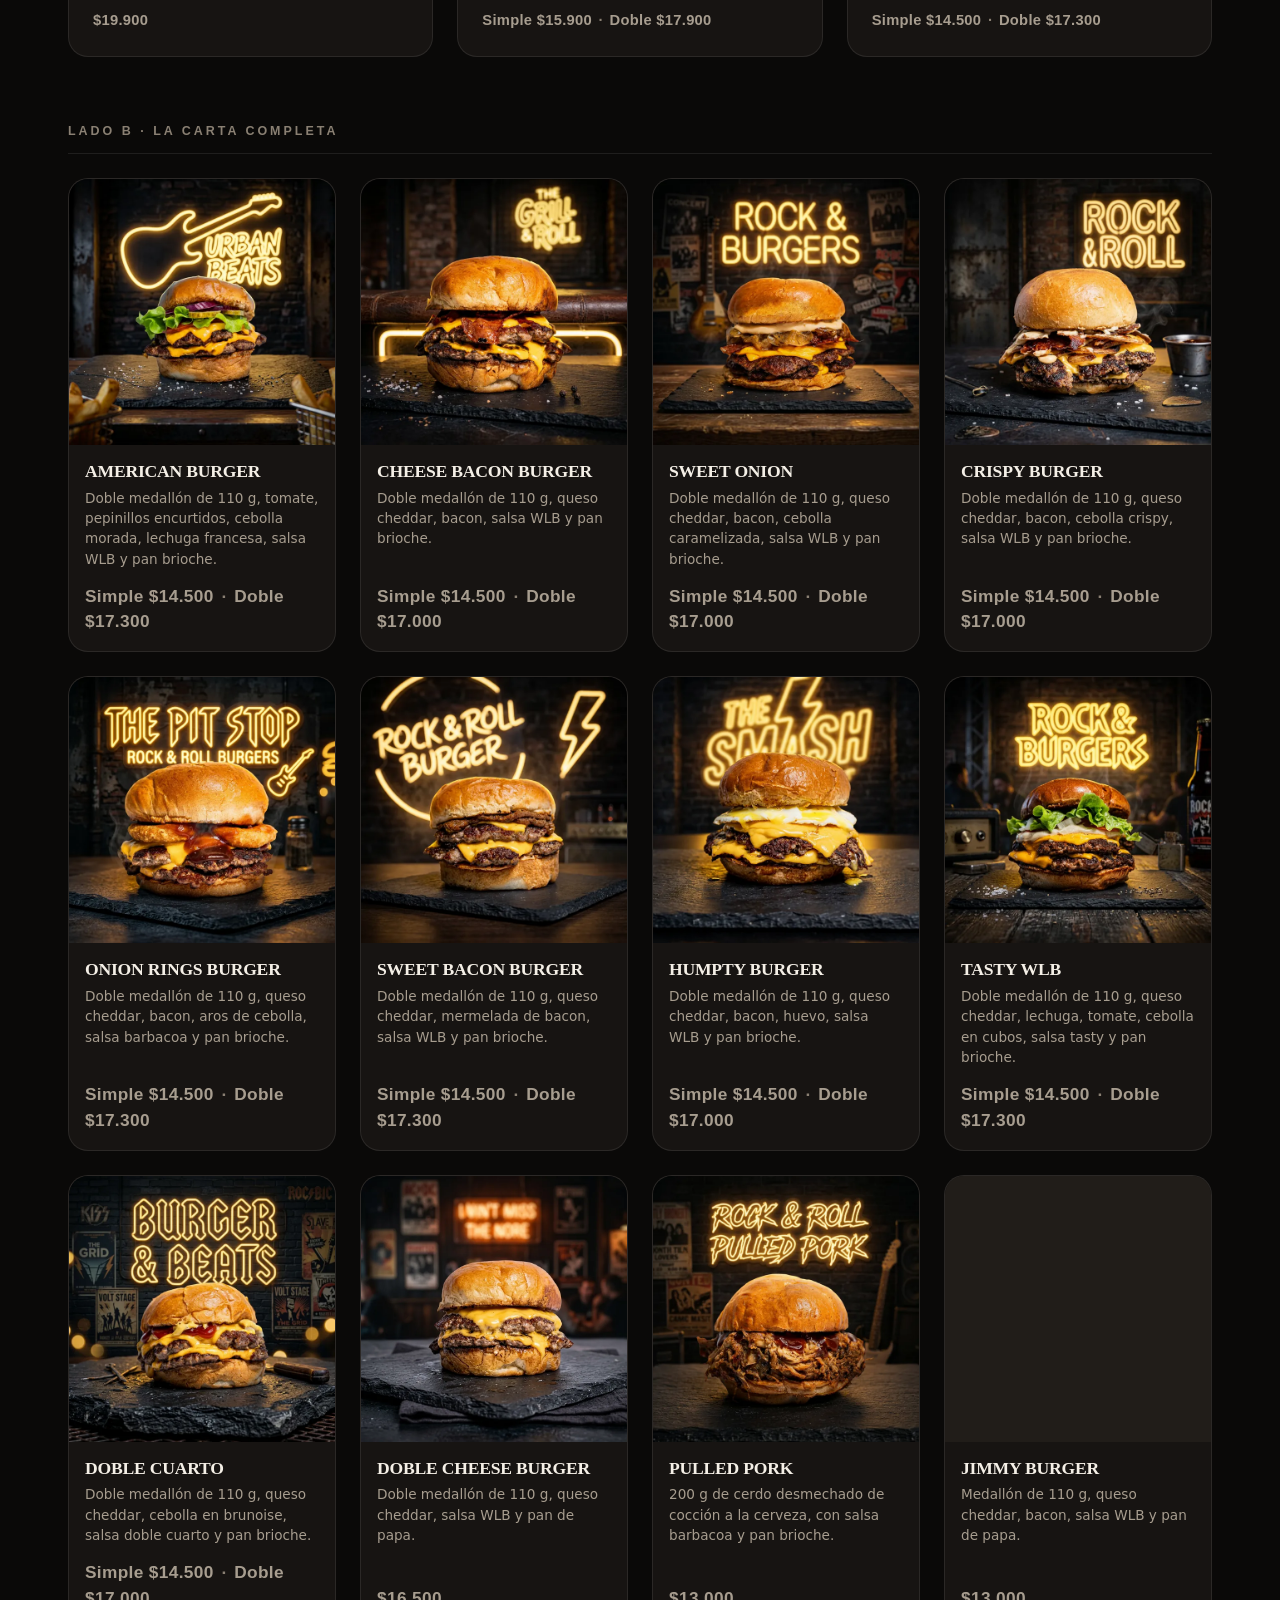
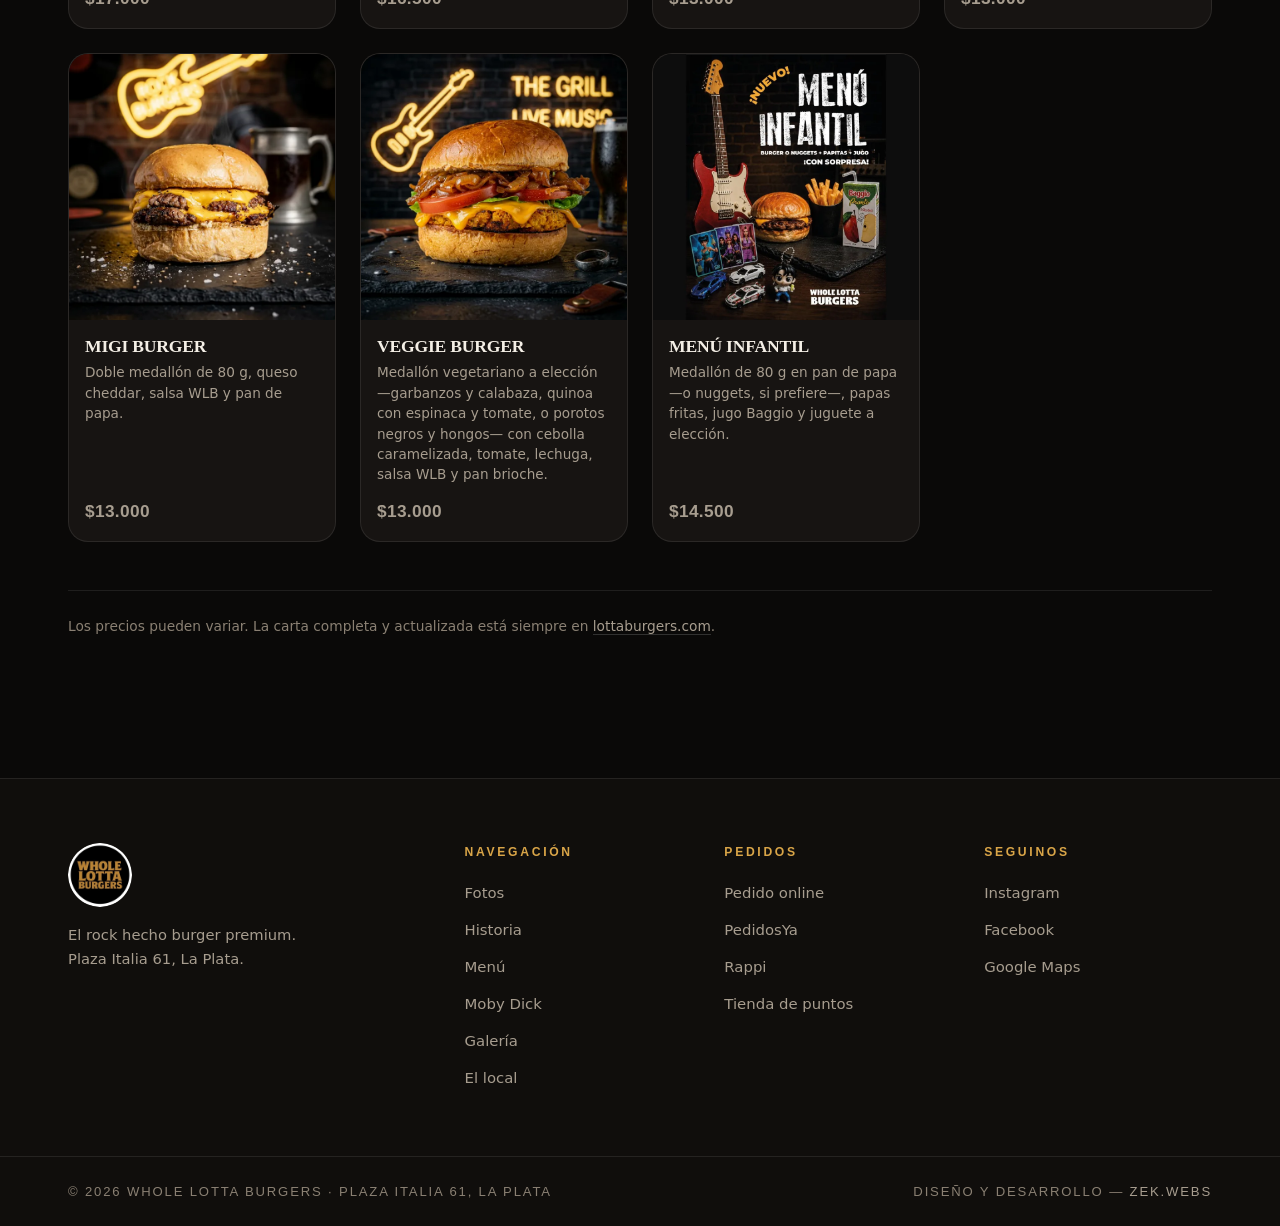
<file: menu.html>
<!DOCTYPE html>
<html lang="es-AR">
<head>
<meta charset="UTF-8">
<meta name="viewport" content="width=device-width, initial-scale=1, viewport-fit=cover">

<!-- Content-Security-Policy: mismo criterio que index.html — ver README → Seguridad. -->
<meta http-equiv="Content-Security-Policy" content="
  default-src 'self';
  script-src 'self';
  style-src 'self' 'unsafe-inline' https://fonts.googleapis.com;
  font-src 'self' https://fonts.gstatic.com;
  img-src 'self' data:;
  frame-src https://maps.google.com https://www.google.com;
  connect-src 'self';
  base-uri 'self';
  form-action 'self';
  object-src 'none';
">
<meta name="referrer" content="strict-origin-when-cross-origin">

<title>Menú completo — Whole Lotta Burgers | La Plata</title>
<meta name="description" content="La carta completa de Whole Lotta Burgers: burgers, minutas, cerveza artesanal Baum y postres. Fotos grandes, precios claros y pedido directo desde acá.">
<meta name="theme-color" content="#0A0908">
<meta name="author" content="Whole Lotta Burgers">
<link rel="canonical" href="https://salvageorge10-byte.github.io/wholelottaburgers/menu.html">

<meta property="og:type" content="website">
<meta property="og:site_name" content="Whole Lotta Burgers">
<meta property="og:locale" content="es_AR">
<meta property="og:url" content="https://salvageorge10-byte.github.io/wholelottaburgers/menu.html">
<meta property="og:title" content="Menú completo — Whole Lotta Burgers">
<meta property="og:description" content="Burgers, minutas, cerveza artesanal Baum y postres. La carta completa de Whole Lotta Burgers.">
<meta property="og:image" content="https://salvageorge10-byte.github.io/wholelottaburgers/assets/og.jpg">
<meta property="og:image:width" content="1200">
<meta property="og:image:height" content="630">
<meta name="twitter:card" content="summary_large_image">
<meta name="twitter:title" content="Menú completo — Whole Lotta Burgers">
<meta name="twitter:image" content="https://salvageorge10-byte.github.io/wholelottaburgers/assets/og.jpg">

<link rel="icon" href="assets/favicon.svg" type="image/svg+xml">
<link rel="apple-touch-icon" href="assets/apple-touch-icon.png">

<link rel="preconnect" href="https://fonts.googleapis.com">
<link rel="preconnect" href="https://fonts.gstatic.com" crossorigin>
<link href="https://fonts.googleapis.com/css2?family=Anton&family=Fraunces:ital,opsz,wght@0,9..144,400;0,9..144,600;0,9..144,700;1,9..144,500&family=Barlow+Condensed:wght@400;600;700&family=Barlow:wght@400;500&display=swap" rel="stylesheet">
<link rel="stylesheet" href="css/styles.css">
<noscript><style>.rv{opacity:1!important;transform:none!important}.menu-panel[hidden]{display:block!important}</style></noscript>
</head>

<body>
<a class="skip-link" href="#contenido">Saltar al contenido</a>

<!-- ══════════ HEADER ══════════ -->
<header class="hdr" id="hdr">
  <div class="hdr-in">
    <a href="index.html#inicio" class="brand" aria-label="Whole Lotta Burgers — inicio">
      <img src="assets/logo.webp" width="320" height="320" alt="" class="brand-mark">
      <span class="brand-txt"><b>Whole Lotta</b><i>Burgers</i></span>
    </a>

    <nav class="nav" id="nav" aria-label="Navegación principal">
      <ul class="nav-list">
        <li><a href="index.html#fotos">Fotos</a></li>
        <li><a href="index.html#historia">Historia</a></li>
        <li><a href="menu.html" aria-current="page">Menú</a></li>
        <li><a href="index.html#galeria">Galería</a></li>
        <li><a href="index.html#local">El local</a></li>
      </ul>
      <a href="https://www.instagram.com/whole.lottaburgers/" class="nav-ig" target="_blank" rel="noopener">
        <svg viewBox="0 0 24 24" width="18" height="18" fill="none" stroke="currentColor" stroke-width="1.7" aria-hidden="true"><rect x="3" y="3" width="18" height="18" rx="5.5"/><circle cx="12" cy="12" r="4"/><circle cx="17.4" cy="6.6" r="1.1" fill="currentColor" stroke="none"/></svg>
        <span>@whole.lottaburgers</span>
      </a>
    </nav>

    <div class="hdr-cta">
      <a href="https://whole-lotta-burgers.restosimple.com" class="btn btn-amber btn-sm" target="_blank" rel="noopener">Pedir online</a>
    </div>

    <button class="burger" id="burger" aria-label="Abrir menú de navegación" aria-expanded="false" aria-controls="nav">
      <span></span><span></span>
    </button>
  </div>
</header>

<!-- ══════════ MARQUEE ══════════ -->
<div class="marq" aria-hidden="true">
  <div class="marq-track" id="marqTrack">
    <span>El rock hecho burger premium</span>
    <svg class="pick" viewBox="0 0 24 26" aria-hidden="true"><path d="M12 1C5.4 1 1 5.2 1 10.4c0 5 3.4 9.9 7.1 13.1a5.9 5.9 0 0 0 7.8 0C19.6 20.3 23 15.4 23 10.4 23 5.2 18.6 1 12 1Z"/></svg>
    <span>Plaza Italia 61 · La Plata</span>
    <svg class="pick" viewBox="0 0 24 26" aria-hidden="true"><path d="M12 1C5.4 1 1 5.2 1 10.4c0 5 3.4 9.9 7.1 13.1a5.9 5.9 0 0 0 7.8 0C19.6 20.3 23 15.4 23 10.4 23 5.2 18.6 1 12 1Z"/></svg>
    <span>Delivery &amp; take away</span>
    <svg class="pick" viewBox="0 0 24 26" aria-hidden="true"><path d="M12 1C5.4 1 1 5.2 1 10.4c0 5 3.4 9.9 7.1 13.1a5.9 5.9 0 0 0 7.8 0C19.6 20.3 23 15.4 23 10.4 23 5.2 18.6 1 12 1Z"/></svg>
    <span>Calidad y precio imbatible</span>
    <svg class="pick" viewBox="0 0 24 26" aria-hidden="true"><path d="M12 1C5.4 1 1 5.2 1 10.4c0 5 3.4 9.9 7.1 13.1a5.9 5.9 0 0 0 7.8 0C19.6 20.3 23 15.4 23 10.4 23 5.2 18.6 1 12 1Z"/></svg>
  </div>
</div>

<main id="contenido">

<!-- ══════════ ENCABEZADO DE LA CARTA ══════════ -->
<section class="menu-hero">
  <div class="wrap">
    <a href="index.html" class="menu-back">
      <svg viewBox="0 0 24 24" width="16" height="16" fill="none" stroke="currentColor" stroke-width="2.2" stroke-linecap="round" stroke-linejoin="round" aria-hidden="true"><path d="M15 5 8 12l7 7"/></svg>
      Volver al inicio
    </a>
    <p class="eyebrow rv">La carta completa</p>
    <h1 class="menu-hero-h rv">Nuestro<br>menú</h1>
    <p class="sec-note rv">39 productos, todos con foto y precio claro. Todas las burgers salen con papas fritas. Dips a elección: mayonesa, ketchup, mostaza, barbacoa, pesto, ciboulette y alioli.</p>
  </div>
</section>

<!-- ══════════ MENÚ ══════════ -->
<section class="menu menu-page" id="menu">
  <div class="wrap">

    <div class="tabs rv" role="tablist" aria-label="Categorías del menú">
      <button role="tab" id="tab-burgers" aria-controls="p-burgers" aria-selected="true"  class="tab is-on">Burgers</button>
      <button role="tab" id="tab-minutas" aria-controls="p-minutas" aria-selected="false" class="tab">Minutas</button>
      <button role="tab" id="tab-bebidas" aria-controls="p-bebidas" aria-selected="false" class="tab">Bebidas</button>
      <button role="tab" id="tab-postres" aria-controls="p-postres" aria-selected="false" class="tab">Postres</button>
    </div>

    <!-- ─── BURGERS ─── -->
    <div class="menu-panel" id="p-burgers" role="tabpanel" aria-labelledby="tab-burgers" tabindex="0">

      <p class="panel-kicker rv">Lado A · Las que rompen</p>

      <div class="headliners">
        <article class="hl rv">
          <div class="hl-img">
            <img src="assets/menu/triple.webp" width="640" height="640" loading="lazy" decoding="async" alt="Triple Cheese Bacon: tres medallones con cheddar y bacon en pan brioche"></div>
          <div class="hl-body">
            <h3>Triple Cheese Bacon</h3>
            <p>Triple medallón de 110 g, queso cheddar, bacon, salsa WLB y pan brioche.</p>
            <p class="price">$19.900</p>
          </div>
        </article>

        <article class="hl rv">
          <div class="hl-img">
            <img src="assets/menu/la-mundial.webp" width="800" height="800" loading="lazy" decoding="async" alt="La Mundial: provoleta, morrón, huevo y mayonesa de chimichurri en pan brioche"></div>
          <div class="hl-body">
            <h3>La Mundial</h3>
            <p>Doble medallón de 110 g, provoleta, morrón en aceite, huevo, tomate, lechuga, cebolla caramelizada y mayonesa de chimichurri en pan brioche de The Bread Box.</p>
            <p class="price">Simple $15.900 <span>·</span> Doble $17.900</p>
          </div>
        </article>

        <article class="hl rv">
          <div class="hl-img">
            <img src="assets/menu/blue-cheese.webp" width="640" height="640" loading="lazy" decoding="async" alt="Blue Cheese Burger con salsa de queso azul con nueces y cebolla caramelizada"></div>
          <div class="hl-body">
            <h3>Blue Cheese Burger</h3>
            <p>Doble medallón de 110 g, queso cheddar, salsa de queso azul con nueces, cebolla caramelizada y pan brioche.</p>
            <p class="price">Simple $14.500 <span>·</span> Doble $17.300</p>
          </div>
        </article>
      </div>

      <p class="panel-kicker rv">Lado B · La carta completa</p>

      <div class="grid-cards" id="burgersGrid">
        <article class="card rv">
          <div class="card-img"><img src="assets/menu/american.webp" width="800" height="800" loading="lazy" decoding="async" alt="American Burger con tomate, pepinillos, cebolla morada y lechuga"></div>
          <div class="card-body"><h3>American Burger</h3><p>Doble medallón de 110 g, tomate, pepinillos encurtidos, cebolla morada, lechuga francesa, salsa WLB y pan brioche.</p><p class="price">Simple $14.500 <span>·</span> Doble $17.300</p></div>
        </article>
        <article class="card rv">
          <div class="card-img"><img src="assets/menu/cheese-bacon.webp" width="800" height="800" loading="lazy" decoding="async" alt="Cheese Bacon Burger con cheddar y bacon"></div>
          <div class="card-body"><h3>Cheese Bacon Burger</h3><p>Doble medallón de 110 g, queso cheddar, bacon, salsa WLB y pan brioche.</p><p class="price">Simple $14.500 <span>·</span> Doble $17.000</p></div>
        </article>
        <article class="card rv">
          <div class="card-img"><img src="assets/menu/sweet-onion.webp" width="800" height="800" loading="lazy" decoding="async" alt="Sweet Onion con cebolla caramelizada, cheddar y bacon"></div>
          <div class="card-body"><h3>Sweet Onion</h3><p>Doble medallón de 110 g, queso cheddar, bacon, cebolla caramelizada, salsa WLB y pan brioche.</p><p class="price">Simple $14.500 <span>·</span> Doble $17.000</p></div>
        </article>
        <article class="card rv">
          <div class="card-img"><img src="assets/menu/crispy.webp" width="800" height="800" loading="lazy" decoding="async" alt="Crispy Burger con cebolla crispy, cheddar y bacon"></div>
          <div class="card-body"><h3>Crispy Burger</h3><p>Doble medallón de 110 g, queso cheddar, bacon, cebolla crispy, salsa WLB y pan brioche.</p><p class="price">Simple $14.500 <span>·</span> Doble $17.000</p></div>
        </article>
        <article class="card rv">
          <div class="card-img"><img src="assets/menu/onion-rings.webp" width="800" height="800" loading="lazy" decoding="async" alt="Onion Rings Burger con aros de cebolla y salsa barbacoa"></div>
          <div class="card-body"><h3>Onion Rings Burger</h3><p>Doble medallón de 110 g, queso cheddar, bacon, aros de cebolla, salsa barbacoa y pan brioche.</p><p class="price">Simple $14.500 <span>·</span> Doble $17.300</p></div>
        </article>
        <article class="card rv">
          <div class="card-img"><img src="assets/menu/sweet-bacon.webp" width="800" height="800" loading="lazy" decoding="async" alt="Sweet Bacon Burger con mermelada de bacon"></div>
          <div class="card-body"><h3>Sweet Bacon Burger</h3><p>Doble medallón de 110 g, queso cheddar, mermelada de bacon, salsa WLB y pan brioche.</p><p class="price">Simple $14.500 <span>·</span> Doble $17.300</p></div>
        </article>
        <article class="card rv">
          <div class="card-img"><img src="assets/menu/humpty.webp" width="800" height="800" loading="lazy" decoding="async" alt="Humpty Burger con huevo, cheddar y bacon"></div>
          <div class="card-body"><h3>Humpty Burger</h3><p>Doble medallón de 110 g, queso cheddar, bacon, huevo, salsa WLB y pan brioche.</p><p class="price">Simple $14.500 <span>·</span> Doble $17.000</p></div>
        </article>
        <article class="card rv">
          <div class="card-img"><img src="assets/menu/tasty-wlb.webp" width="800" height="800" loading="lazy" decoding="async" alt="Tasty WLB con lechuga, tomate, cebolla y salsa tasty"></div>
          <div class="card-body"><h3>Tasty WLB</h3><p>Doble medallón de 110 g, queso cheddar, lechuga, tomate, cebolla en cubos, salsa tasty y pan brioche.</p><p class="price">Simple $14.500 <span>·</span> Doble $17.300</p></div>
        </article>
        <article class="card rv">
          <div class="card-img"><img src="assets/menu/doble-cuarto.webp" width="800" height="800" loading="lazy" decoding="async" alt="Doble Cuarto con cebolla en brunoise y salsa doble cuarto"></div>
          <div class="card-body"><h3>Doble Cuarto</h3><p>Doble medallón de 110 g, queso cheddar, cebolla en brunoise, salsa doble cuarto y pan brioche.</p><p class="price">Simple $14.500 <span>·</span> Doble $17.000</p></div>
        </article>
        <article class="card rv">
          <div class="card-img"><img src="assets/menu/cheese-doble.webp" width="800" height="800" loading="lazy" decoding="async" alt="Doble Cheese Burger en pan de papa"></div>
          <div class="card-body"><h3>Doble Cheese Burger</h3><p>Doble medallón de 110 g, queso cheddar, salsa WLB y pan de papa.</p><p class="price">$16.500</p></div>
        </article>
        <article class="card rv">
          <div class="card-img"><img src="assets/menu/pulled-pork.webp" width="800" height="800" loading="lazy" decoding="async" alt="Sándwich de Pulled Pork con salsa barbacoa en pan brioche"></div>
          <div class="card-body"><h3>Pulled Pork</h3><p>200 g de cerdo desmechado de cocción a la cerveza, con salsa barbacoa y pan brioche.</p><p class="price">$13.000</p></div>
        </article>
        <article class="card rv">
          <div class="card-img"><img src="assets/menu/jimmy.webp" width="800" height="800" loading="lazy" decoding="async" alt="Jimmy Burger con cheddar y bacon en pan de papa"></div>
          <div class="card-body"><h3>Jimmy Burger</h3><p>Medallón de 110 g, queso cheddar, bacon, salsa WLB y pan de papa.</p><p class="price">$13.000</p></div>
        </article>
        <article class="card rv">
          <div class="card-img"><img src="assets/menu/migi.webp" width="800" height="800" loading="lazy" decoding="async" alt="Migi Burger doble en pan de papa"></div>
          <div class="card-body"><h3>Migi Burger</h3><p>Doble medallón de 80 g, queso cheddar, salsa WLB y pan de papa.</p><p class="price">$13.000</p></div>
        </article>
        <article class="card rv">
          <div class="card-img"><img src="assets/menu/veggie.webp" width="800" height="800" loading="lazy" decoding="async" alt="Veggie Burger con medallón vegetariano, cebolla caramelizada, tomate y lechuga"></div>
          <div class="card-body"><h3>Veggie Burger</h3><p>Medallón vegetariano a elección —garbanzos y calabaza, quinoa con espinaca y tomate, o porotos negros y hongos— con cebolla caramelizada, tomate, lechuga, salsa WLB y pan brioche.</p><p class="price">$13.000</p></div>
        </article>
        <article class="card rv">
          <div class="card-img"><img src="assets/menu/menu-infantil.webp" width="800" height="800" loading="lazy" decoding="async" alt="Menú infantil con hamburguesa, papas, jugo y juguete"></div>
          <div class="card-body"><h3>Menú Infantil</h3><p>Medallón de 80 g en pan de papa —o nuggets, si prefiere—, papas fritas, jugo Baggio y juguete a elección.</p><p class="price">$14.500</p></div>
        </article>
      </div>
    </div>

    <!-- ─── MINUTAS ─── -->
    <div class="menu-panel" id="p-minutas" role="tabpanel" aria-labelledby="tab-minutas" tabindex="0" hidden>
      <div class="grid-cards">
        <article class="card card-wide rv">
          <div class="card-img"><img src="assets/menu/papas-cheddar-bacon.webp" width="800" height="800" loading="lazy" decoding="async" alt="Papas fritas con salsa cheddar y panceta crocante"></div>
          <div class="card-body"><h3>Papas Cheddar y Bacon</h3><p>Nuestras papas con cheddar coronadas con lluvia de panceta crocante.</p><p class="price">$13.000</p></div>
        </article>
        <article class="card rv">
          <div class="card-img"><img src="assets/menu/papas-cheddar.webp" width="800" height="800" loading="lazy" decoding="async" alt="Papas fritas bañadas en salsa de queso cheddar"></div>
          <div class="card-body"><h3>Papas con Cheddar</h3><p>Papas fritas bañadas en nuestra salsa suave de queso cheddar.</p><p class="price">$12.000</p></div>
        </article>
        <article class="card rv">
          <div class="card-img"><img src="assets/menu/nuggets.webp" width="800" height="800" loading="lazy" decoding="async" alt="Nuggets de pollo rebozados"></div>
          <div class="card-body"><h3>Nuggets de Pollo</h3><p>10 unidades de tiernos nuggets de pollo rebozados.</p><p class="price">$11.000</p></div>
        </article>
        <article class="card rv">
          <div class="card-img"><img src="assets/menu/papas-fritas.webp" width="800" height="800" loading="lazy" decoding="async" alt="Porción de papas fritas doradas"></div>
          <div class="card-body"><h3>Papas Fritas</h3><p>Porción de papas fritas clásicas, doradas y crocantes.</p><p class="price">$10.000</p></div>
        </article>
        <article class="card rv">
          <div class="card-img"><img src="assets/menu/aros-cebolla.webp" width="800" height="800" loading="lazy" decoding="async" alt="Aros de cebolla rebozados y crujientes"></div>
          <div class="card-body"><h3>Aros de Cebolla</h3><p>8 unidades de aros de cebolla rebozados y súper crujientes.</p><p class="price">$9.000</p></div>
        </article>
      </div>
    </div>

    <!-- ─── BEBIDAS ─── -->
    <div class="menu-panel" id="p-bebidas" role="tabpanel" aria-labelledby="tab-bebidas" tabindex="0" hidden>
      <p class="panel-kicker rv">Sin alcohol · $3.000</p>
      <div class="grid-cards">
        <article class="card rv">
          <div class="card-img"><img src="assets/menu/pepsi-500.webp" width="800" height="800" loading="lazy" decoding="async" alt="Botella de Pepsi de 500 ml"></div>
          <div class="card-body"><h3>Pepsi</h3><p>Botella de 500 ml, bien fría.</p><p class="price">$3.000</p></div>
        </article>
        <article class="card rv">
          <div class="card-img"><img src="assets/menu/pepsi-black-500.webp" width="800" height="800" loading="lazy" decoding="async" alt="Botella de Pepsi Black de 500 ml"></div>
          <div class="card-body"><h3>Pepsi Black</h3><p>Botella de 500 ml, sin azúcar.</p><p class="price">$3.000</p></div>
        </article>
        <article class="card rv">
          <div class="card-img"><img src="assets/menu/seven-up-500.webp" width="800" height="800" loading="lazy" decoding="async" alt="Botella de Seven Up de 500 ml"></div>
          <div class="card-body"><h3>Seven Up</h3><p>Botella de 500 ml, bien fría.</p><p class="price">$3.000</p></div>
        </article>
        <article class="card rv">
          <div class="card-img"><img src="assets/menu/mirinda-500.webp" width="800" height="800" loading="lazy" decoding="async" alt="Botella de Mirinda de 500 ml"></div>
          <div class="card-body"><h3>Mirinda</h3><p>Botella de 500 ml, bien fría.</p><p class="price">$3.000</p></div>
        </article>
        <article class="card rv">
          <div class="card-img"><img src="assets/menu/agua-glaciar.webp" width="800" height="800" loading="lazy" decoding="async" alt="Botella de agua mineral Glaciar de 500 cc"></div>
          <div class="card-body"><h3>Agua Glaciar</h3><p>Agua mineral sin gas, 500 cc.</p><p class="price">$3.000</p></div>
        </article>
        <article class="card rv">
          <div class="card-img"><img src="assets/menu/h2o-limon.webp" width="800" height="800" loading="lazy" decoding="async" alt="Botella de agua saborizada H2O sabor limón"></div>
          <div class="card-body"><h3>H2O Limón</h3><p>Agua saborizada, 500 cc.</p><p class="price">$3.000</p></div>
        </article>
        <article class="card rv">
          <div class="card-img"><img src="assets/menu/h2o-manzana.webp" width="800" height="800" loading="lazy" decoding="async" alt="Botella de agua saborizada H2O sabor manzana"></div>
          <div class="card-body"><h3>H2O Manzana</h3><p>Agua saborizada, 500 cc.</p><p class="price">$3.000</p></div>
        </article>
        <article class="card rv">
          <div class="card-img"><img src="assets/menu/h2o-pomelo.webp" width="800" height="800" loading="lazy" decoding="async" alt="Botella de agua saborizada H2O sabor pomelo rosado"></div>
          <div class="card-body"><h3>H2O Pomelo</h3><p>Agua saborizada, 500 cc.</p><p class="price">$3.000</p></div>
        </article>
      </div>

      <p class="panel-kicker rv">Cerveza artesanal Baum · $4.500</p>
      <div class="grid-cards">
        <article class="card rv">
          <div class="card-img"><img src="assets/menu/ipa-baum.webp" width="800" height="800" loading="lazy" decoding="async" alt="Pinta de cerveza artesanal IPA Baum"></div>
          <div class="card-body"><h3>IPA</h3><p>American IPA de color dorado intenso. Aromas cítricos y resinosos, final seco y amargor bien definido.</p><p class="price">$4.500</p></div>
        </article>
        <article class="card rv">
          <div class="card-img"><img src="assets/menu/blonde-baum.webp" width="800" height="800" loading="lazy" decoding="async" alt="Pinta de cerveza artesanal Blonde Baum"></div>
          <div class="card-body"><h3>Blonde</h3><p>American Blonde Ale brillante y cristalina. Cuerpo ligero, notas maltosas y un sutil toque frutado.</p><p class="price">$4.500</p></div>
        </article>
        <article class="card rv">
          <div class="card-img"><img src="assets/menu/honey-baum.webp" width="800" height="800" loading="lazy" decoding="async" alt="Pinta de cerveza artesanal Honey Baum"></div>
          <div class="card-body"><h3>Honey</h3><p>Dorado profundo y cuerpo robusto. Marcado sabor a miel pura, equilibrado con un amargor suave y persistente.</p><p class="price">$4.500</p></div>
        </article>
        <article class="card rv">
          <div class="card-img"><img src="assets/menu/ipa-lager-baum.webp" width="800" height="800" loading="lazy" decoding="async" alt="Pinta de cerveza artesanal IPA Lager Baum"></div>
          <div class="card-body"><h3>IPA Lager</h3><p>La frescura de una Lager con la intensidad lupulada de una IPA. Aromas herbales y cuerpo medio.</p><p class="price">$4.500</p></div>
        </article>
        <article class="card rv">
          <div class="card-img"><img src="assets/menu/american-baum.webp" width="800" height="800" loading="lazy" decoding="async" alt="Pinta de cerveza artesanal American Baum"></div>
          <div class="card-body"><h3>American</h3><p>American Lager dorada, de baja graduación. Sabores sutiles y carácter extremadamente refrescante.</p><p class="price">$4.500</p></div>
        </article>
      </div>
    </div>

    <!-- ─── POSTRES ─── -->
    <div class="menu-panel" id="p-postres" role="tabpanel" aria-labelledby="tab-postres" tabindex="0" hidden>
      <div class="grid-cards grid-2">
        <article class="card rv">
          <div class="card-img"><img src="assets/menu/postre-oreo.webp" width="800" height="800" loading="lazy" decoding="async" alt="Postre de capas de galletitas Oreo con crema"></div>
          <div class="card-body"><h3>Postre Oreo</h3><p>La balada más dulce del menú. Capas crujientes de galletitas Oreo intercaladas con una crema suave. Imposible comer una sola cucharada.</p><p class="price">$6.000</p></div>
        </article>
        <article class="card rv">
          <div class="card-img"><img src="assets/menu/chocotorta.webp" width="800" height="800" loading="lazy" decoding="async" alt="Chocotorta en capas con dulce de leche y queso crema"></div>
          <div class="card-body"><h3>Chocotorta</h3><p>Un solo de sabor que nunca falla. El clásico argentino en versión premium: galletitas de chocolate, dulce de leche cremoso y queso crema en capas perfectas.</p><p class="price">$6.000</p></div>
        </article>
      </div>
    </div>

    <p class="menu-foot rv">
      Los precios pueden variar. La carta completa y actualizada está siempre en
      <a href="https://lottaburgers.com/" target="_blank" rel="noopener">lottaburgers.com</a>.
    </p>

  </div>
</section>

</main>

<!-- ══════════ FOOTER ══════════ -->
<footer class="ft">
  <div class="wrap ft-in">
    <div class="ft-brand">
      <img src="assets/logo.webp" width="320" height="320" loading="lazy" decoding="async" alt="Logo de Whole Lotta Burgers">
      <p>El rock hecho burger premium.<br>Plaza Italia 61, La Plata.</p>
    </div>

    <nav class="ft-nav" aria-label="Navegación del pie">
      <h4>Navegación</h4>
      <ul>
        <li><a href="index.html#fotos">Fotos</a></li>
        <li><a href="index.html#historia">Historia</a></li>
        <li><a href="menu.html">Menú</a></li>
        <li><a href="index.html#destacado">Moby Dick</a></li>
        <li><a href="index.html#galeria">Galería</a></li>
        <li><a href="index.html#local">El local</a></li>
      </ul>
    </nav>

    <div class="ft-col">
      <h4>Pedidos</h4>
      <ul>
        <li><a href="https://whole-lotta-burgers.restosimple.com" target="_blank" rel="noopener">Pedido online</a></li>
        <li><a href="https://www.pedidosya.com.ar/restaurantes/la-plata/whole-lotta-burgers-ffd69fae-f20e-4c43-b748-33fd95ce6d6e-menu" target="_blank" rel="noopener">PedidosYa</a></li>
        <li><a href="https://www.rappi.com.ar/restaurantes/226342-whole-lotta-burgers" target="_blank" rel="noopener">Rappi</a></li>
        <li><a href="https://wholelottaburgers.tiendadepuntos.com/" target="_blank" rel="noopener">Tienda de puntos</a></li>
      </ul>
    </div>

    <div class="ft-col">
      <h4>Seguinos</h4>
      <ul>
        <li><a href="https://www.instagram.com/whole.lottaburgers/" target="_blank" rel="noopener">Instagram</a></li>
        <li><a href="https://www.facebook.com/p/Whole-Lotta-Burgers-61580133121450/" target="_blank" rel="noopener">Facebook</a></li>
        <li><a href="https://www.google.com/maps/search/?api=1&amp;query=Whole+Lotta+Burgers%2C+Plaza+Italia+61%2C+La+Plata%2C+Buenos+Aires" target="_blank" rel="noopener">Google Maps</a></li>
      </ul>
    </div>
  </div>

  <div class="ft-bottom">
    <div class="wrap ft-bottom-in">
      <p>&copy; <span id="yr">2026</span> Whole Lotta Burgers · Plaza Italia 61, La Plata</p>
      <p class="ft-zek">Diseño y desarrollo — <a href="#" aria-label="ZEK.WEBS">ZEK.WEBS</a></p>
    </div>
  </div>
</footer>

<!-- BOTÓN FLOTANTE -->
<a href="https://whole-lotta-burgers.restosimple.com" class="fab" id="fab" target="_blank" rel="noopener">
  <svg viewBox="0 0 24 24" width="19" height="19" fill="none" stroke="currentColor" stroke-width="1.9" stroke-linecap="round" stroke-linejoin="round" aria-hidden="true"><circle cx="9" cy="20" r="1.5"/><circle cx="17" cy="20" r="1.5"/><path d="M2.5 3.5h2l2.5 11.2a1.9 1.9 0 0 0 1.9 1.5h7.7a1.9 1.9 0 0 0 1.9-1.5L20 7H6"/></svg>
  <span>Pedir online</span>
</a>

<script src="js/main.js" defer></script>
</body>
</html>
</file>
<file: css/styles.css>
/* =========================================================
   WHOLE LOTTA BURGERS — La Plata
   Dirección visual: bar de rock a media luz. Negro cálido,
   ámbar de neón, tipografía de afiche. Todo mobile-first.
   ========================================================= */

/* ---------- TOKENS ---------- */
:root{
  /* color */
  --ink:#0A0908;
  --ink-1:#100E0C;
  --ink-2:#171412;
  --ink-3:#211D19;
  --line:rgba(255,255,255,.085);
  --line-2:rgba(255,255,255,.16);

  /* Dorado como color de marca, no ámbar de neón: mismo espíritu rock,
     registro de carta de restaurante caro en vez de cartel de bar. */
  --amber:#D9A548;          /* acento principal */
  --amber-2:#C6903A;        /* bloque destacado (Moby Dick) */
  --gold:#A67C3D;           /* oro del logo, detalles chicos */
  --neon:#E9C077;

  --bone:#F4EFE6;
  --muted:#A79D8F;
  --muted-2:#8A8073;

  /* tipografía */
  /* Anton queda solo para el hero: es el único lugar con licencia para
     gritar. El resto de los títulos pasa a Fraunces, serif con carácter
     que no pierde el aire "bar de rock" pero suma elegancia — es lo que
     distingue una carta armada de una impresa en la computadora del local. */
  --f-hero:"Anton",Impact,"Arial Black",sans-serif;
  --f-display:"Fraunces","Georgia",serif;
  --f-cond:"Barlow Condensed","Arial Narrow",sans-serif;
  --f-body:"Barlow",system-ui,-apple-system,"Segoe UI",sans-serif;

  /* espaciado */
  --s1:.25rem; --s2:.5rem;  --s3:.75rem; --s4:1rem;
  --s5:1.5rem; --s6:2rem;   --s7:3rem;   --s8:4rem;
  --s9:6rem;   --s10:8rem;

  --pad-x:clamp(1.25rem,5vw,3rem);
  --sec-y:clamp(4.5rem,11vw,9rem);
  --wrap:1240px;

  --r-sm:6px; --r:12px; --r-lg:20px; --r-xl:28px;

  --hdr-h:60px;
  --marq-h:38px;

  --ease:cubic-bezier(.22,.7,.3,1);
  --ease-reveal:cubic-bezier(.16,1,.3,1);
  --ease-pop:cubic-bezier(.34,1.56,.64,1);
  --t:.42s var(--ease);
}
@media (min-width:900px){
  :root{ --hdr-h:76px; --marq-h:44px; }
}

/* ---------- RESET ---------- */
*,*::before,*::after{box-sizing:border-box}
*{margin:0;padding:0}
html{
  -webkit-text-size-adjust:100%;
  scroll-behavior:smooth;
  scroll-padding-top:calc(var(--hdr-h) + 12px);
}
body{
  background:var(--ink);
  color:var(--bone);
  font-family:var(--f-body);
  font-size:clamp(.98rem,.94rem + .25vw,1.06rem);
  line-height:1.62;
  -webkit-font-smoothing:antialiased;
  text-rendering:optimizeLegibility;
  overflow-x:hidden;
}
img,svg{display:block;max-width:100%}
img{height:auto}
a{color:inherit;text-decoration:none}
button{font:inherit;color:inherit;background:none;border:0;cursor:pointer}
ul,ol{list-style:none}
:focus-visible{
  outline:2px solid var(--amber);
  outline-offset:3px;
  border-radius:2px;
}

/* grano sutil: da textura de afiche impreso */
body::after{
  content:"";
  position:fixed; inset:0; z-index:9;
  pointer-events:none; opacity:.04;
  background-image:url("data:image/svg+xml,%3Csvg xmlns='http://www.w3.org/2000/svg' width='140' height='140'%3E%3Cfilter id='n'%3E%3CfeTurbulence type='fractalNoise' baseFrequency='.9' numOctaves='3' stitchTiles='stitch'/%3E%3C/filter%3E%3Crect width='140' height='140' filter='url(%23n)'/%3E%3C/svg%3E");
}

.wrap{width:100%;max-width:var(--wrap);margin-inline:auto;padding-inline:var(--pad-x)}

.skip-link{
  position:fixed;top:8px;left:8px;z-index:200;
  transform:translateY(-160%);
  background:var(--amber);color:var(--ink);
  padding:.7rem 1.1rem;border-radius:var(--r-sm);
  font-family:var(--f-cond);font-weight:700;text-transform:uppercase;letter-spacing:.1em;
  transition:transform .25s var(--ease);
}
.skip-link:focus-visible{transform:translateY(0)}

/* ---------- TIPOGRAFÍA COMPARTIDA ---------- */
.eyebrow{
  font-family:var(--f-cond);
  font-size:.76rem;font-weight:700;
  text-transform:uppercase;letter-spacing:.24em;
  color:var(--amber);
  display:flex;align-items:center;gap:.6rem;
}
.eyebrow::before{
  content:"";width:26px;height:1px;flex:none;
  background:linear-gradient(90deg,transparent,var(--amber));
}
.eyebrow-dark{color:rgba(10,9,8,.72)}
.eyebrow-dark::before{background:linear-gradient(90deg,transparent,rgba(10,9,8,.6))}
.eyebrow-center{justify-content:center}
.eyebrow-center::before{display:none}

.sec-head-center{max-width:none;display:flex;flex-direction:column;align-items:center;text-align:center}
.sec-note-center{margin-inline:auto;text-align:center}

.sec-h2{
  font-family:var(--f-display);
  font-weight:600;
  font-size:clamp(2.4rem,8.4vw,4.4rem);
  line-height:1.02;letter-spacing:-.004em;
  text-transform:uppercase;
  margin-top:var(--s4);
}
.sec-head{max-width:44ch}
.sec-note{
  color:var(--muted);
  margin-top:var(--s4);
  max-width:56ch;
  font-size:.95rem;
}

.price{
  font-family:var(--f-cond);
  font-weight:700;font-size:1.18rem;
  letter-spacing:.02em;
  color:var(--amber);
}
.price span{color:var(--muted-2);margin-inline:.15em}

/* ---------- BOTONES ---------- */
.btn{
  --bg:var(--amber); --fg:var(--ink);
  display:inline-flex;align-items:center;justify-content:center;gap:.5rem;
  min-height:52px;padding:.85rem 1.6rem;
  background:var(--bg);color:var(--fg);
  border-radius:100px;
  font-family:var(--f-cond);font-weight:700;font-size:1.02rem;
  text-transform:uppercase;letter-spacing:.11em;
  white-space:nowrap;
  transition:transform .28s var(--ease),background-color .28s var(--ease),box-shadow .28s var(--ease),border-color .28s var(--ease);
}
.btn svg{transition:transform .3s var(--ease)}
@media (hover:hover){ .btn:hover svg{transform:translateX(3px)} }
.btn-amber{box-shadow:0 0 0 rgba(255,183,3,0)}
.btn-ghost{
  --bg:transparent; --fg:var(--bone);
  border:1px solid var(--line-2);
  backdrop-filter:blur(6px);
  -webkit-backdrop-filter:blur(6px);
}
.btn-dark{--bg:var(--ink); --fg:var(--bone)}
.btn-sm{min-height:42px;padding:.55rem 1.15rem;font-size:.9rem}

/* Contorno fino y esquina recta: la variante de afiche que usa el hero. */
.btn-line{
  --bg:transparent; --fg:#F7F3EA;
  border:1.5px solid rgba(247,243,234,.55);
  border-radius:3px;
  padding:.9rem 1.7rem;
  letter-spacing:.14em;
  backdrop-filter:blur(3px);-webkit-backdrop-filter:blur(3px);
}
.btn-line-gold{--fg:var(--gold);border-color:rgba(184,131,53,.75)}
@media (hover:hover){
  .btn-line:hover{background:rgba(247,243,234,.1);border-color:#F7F3EA;transform:translateY(-2px) scale(1.015)}
  .btn-line-gold:hover{background:rgba(184,131,53,.14);border-color:var(--gold);color:var(--amber)}
}

@media (hover:hover){
  .btn-amber:hover{background:#FFC633;transform:translateY(-2px) scale(1.015);box-shadow:0 10px 30px -10px rgba(255,183,3,.55)}
  .btn-ghost:hover{border-color:var(--amber);color:var(--amber);transform:translateY(-2px) scale(1.015)}
  .btn-dark:hover{background:#1D1917;transform:translateY(-2px) scale(1.015)}
}
.btn:active{transform:translateY(0) scale(.985)}

/* =========================================================
   HEADER
   ========================================================= */
.hdr{
  position:fixed;top:0;left:0;right:0;z-index:100;
  height:var(--hdr-h);
  transition:background-color .35s var(--ease),border-color .35s var(--ease),backdrop-filter .35s var(--ease);
  border-bottom:1px solid transparent;
}
.hdr.is-stuck{
  background:rgba(10,9,8,.82);
  backdrop-filter:blur(14px) saturate(140%);
  -webkit-backdrop-filter:blur(14px) saturate(140%);
  border-bottom-color:var(--line);
}
.hdr-in{
  height:100%;max-width:var(--wrap);margin-inline:auto;
  padding-inline:var(--pad-x);
  display:flex;align-items:center;gap:var(--s5);
}
.brand{display:flex;align-items:center;gap:.6rem;margin-right:auto;flex:none}
.brand-mark{width:36px;height:36px;border-radius:50%;flex:none}
.brand-txt{display:none;line-height:1;font-family:var(--f-hero);text-transform:uppercase}
.brand-txt b{display:block;font-size:.82rem;letter-spacing:-.01em;font-weight:400}
.brand-txt i{display:block;font-size:.82rem;font-style:normal;color:var(--amber);letter-spacing:.02em}
@media (min-width:480px){ .brand-txt{display:block} }
@media (min-width:900px){ .brand-mark{width:44px;height:44px} .brand-txt b,.brand-txt i{font-size:.95rem} }

.nav-list{display:flex;gap:var(--s5)}
.nav-list a{
  font-family:var(--f-cond);font-weight:600;font-size:1rem;
  text-transform:uppercase;letter-spacing:.12em;
  color:var(--bone);position:relative;padding-block:.35rem;
  transition:color .25s var(--ease);
}
.nav-list a::after{
  content:"";position:absolute;left:0;right:0;bottom:0;height:1.5px;
  background:var(--amber);transform:scaleX(0);transform-origin:left;
  transition:transform .35s var(--ease);
}
@media (hover:hover){ .nav-list a:hover{color:var(--amber)} .nav-list a:hover::after{transform:scaleX(1)} }
.nav-list a.is-active{color:var(--amber)}
.nav-list a.is-active::after{transform:scaleX(1)}

.nav-ig{display:none}
.hdr-cta{display:none}

/* nav móvil */
.burger{
  width:44px;height:44px;flex:none;margin-right:-10px;
  display:grid;place-content:center;gap:6px;
  transition:transform .15s var(--ease);
}
.burger:active{transform:scale(.88)}
.burger span{
  display:block;width:24px;height:2px;background:var(--bone);
  transition:transform .35s var(--ease),opacity .25s var(--ease);
}
.burger[aria-expanded="true"] span:first-child{transform:translateY(4px) rotate(45deg)}
.burger[aria-expanded="true"] span:last-child{transform:translateY(-4px) rotate(-45deg)}

@media (max-width:899px){
  .nav{
    position:fixed;inset:0;z-index:-1;
    background:var(--ink);
    padding:calc(var(--hdr-h) + var(--s7)) var(--pad-x) var(--s7);
    display:flex;flex-direction:column;justify-content:center;gap:var(--s6);
    opacity:0;visibility:hidden;
    transition:opacity .35s var(--ease),visibility .35s;
  }
  .nav.is-open{opacity:1;visibility:visible}
  .nav-list{flex-direction:column;gap:var(--s2)}
  .nav-list a{
    font-family:var(--f-display);font-size:clamp(2rem,10vw,3rem);
    letter-spacing:-.02em;line-height:1.05;display:block;
    opacity:0;transform:translateY(18px);
  }
  .nav.is-open .nav-list a{
    opacity:1;transform:none;
    transition:opacity .5s var(--ease),transform .5s var(--ease);
  }
  .nav.is-open .nav-list li:nth-child(1) a{transition-delay:.06s}
  .nav.is-open .nav-list li:nth-child(2) a{transition-delay:.11s}
  .nav.is-open .nav-list li:nth-child(3) a{transition-delay:.16s}
  .nav.is-open .nav-list li:nth-child(4) a{transition-delay:.21s}
  .nav.is-open .nav-list li:nth-child(5) a{transition-delay:.26s}
  .nav-list a::after{display:none}
  .nav-ig{
    display:flex;align-items:center;gap:.6rem;
    color:var(--muted);
    font-family:var(--f-cond);text-transform:uppercase;letter-spacing:.14em;font-size:.92rem;
    padding-top:var(--s5);border-top:1px solid var(--line);
  }
  body.nav-open{overflow:hidden}
}

@media (min-width:900px){
  .burger{display:none}
  .nav{display:flex;align-items:center;gap:var(--s6)}
  .hdr-cta{display:block}
}

/* =========================================================
   MARQUEE
   ========================================================= */
.marq{
  margin-top:var(--hdr-h);
  height:var(--marq-h);
  display:flex;align-items:center;
  background:var(--amber);color:var(--ink);
  overflow:hidden;position:relative;z-index:2;
}
.marq-track{
  display:flex;align-items:center;gap:1.6rem;
  white-space:nowrap;
  animation:marq 34s linear infinite;
  will-change:transform;
}
.marq-track span{
  font-family:var(--f-cond);font-weight:700;
  font-size:clamp(.8rem,2.6vw,.95rem);
  text-transform:uppercase;letter-spacing:.2em;
}
.pick{width:11px;height:12px;fill:var(--ink);opacity:.55;flex:none}
@keyframes marq{ to{ transform:translateX(-50%) } }

/* =========================================================
   1 · HERO
   ========================================================= */
.hero{
  position:relative;
  min-height:calc(100svh - var(--hdr-h) - var(--marq-h));
  display:flex;flex-direction:column;align-items:flex-start;justify-content:center;
  text-align:left;
  padding:clamp(3.5rem,10vh,6rem) var(--pad-x) clamp(3rem,8vw,4.5rem);
  overflow:hidden;
  isolation:isolate;
}
.hero-media{
  position:absolute;inset:0;z-index:-2;overflow:hidden;
  animation:heroIn 1.6s var(--ease) both;
}
.hero-media img{
  width:100%;height:100%;object-fit:cover;
  object-position:50% 100%;
  /* 6% de margen permanente: el JS de parallax desplaza la foto en scroll
     (--py) sin que se note nunca el borde. Con --py:0 no cambia nada visible. */
  transform:scale(1.06) translateY(var(--py,0px));
}
@keyframes heroIn{ from{ transform:scale(1.08); opacity:.35 } to{ transform:none; opacity:1 } }

.hero-scrim{
  position:absolute;inset:0;z-index:-1;
  background:linear-gradient(180deg,var(--ink) 0%,rgba(10,9,8,.9) 26%,rgba(10,9,8,.35) 44%,transparent 62%,rgba(10,9,8,.55) 92%,rgba(10,9,8,.8) 100%);
}

/* En teléfono la foto se ancla al fondo y el titular queda arriba sobre negro:
   la misma lectura del arte de referencia, texto arriba y burger abajo. */
@media (max-width:899px){
  .hero{justify-content:flex-start;padding-top:clamp(1.5rem,5vh,2.5rem)}
  /* Ancla a la burger, no al centro: las papas del balde quedan
     desprolijas si el recorte las corta a mitad de camino. */
  .hero-media img{object-position:28% 100%}
  /* El velo aguanta opaco todo el bloque de texto y se abre recién en el
     último cuarto, justo donde aparece la hamburguesa. */
  .hero-scrim{
    background:linear-gradient(180deg,
      rgba(10,9,8,.93) 0%,
      rgba(10,9,8,.9) 40%,
      rgba(10,9,8,.82) 58%,
      rgba(10,9,8,.5) 70%,
      rgba(10,9,8,.12) 80%,
      transparent 90%);
  }
}

.hero-body{
  max-width:min(100%,640px);width:100%;
  display:flex;flex-direction:column;align-items:flex-start;
}
.hero-body>*{animation:up .8s var(--ease-reveal) both}
.hero-body>*:nth-child(1){animation-delay:.1s}
.hero-body>*:nth-child(2){animation-delay:.16s}
.hero-body>*:nth-child(3){animation-delay:.56s}
.hero-body>*:nth-child(4){animation-delay:.66s}
.hero-body>*:nth-child(5){animation-delay:.78s}
.hero-body>*:nth-child(6){animation-delay:.88s}
@keyframes up{ from{opacity:0;transform:translateY(24px)} to{opacity:1;transform:none} }

.status{
  display:inline-flex;align-items:center;gap:.5rem;
  padding:.3rem .8rem .3rem .55rem;margin-bottom:var(--s5);
  border:1px solid var(--line-2);border-radius:100px;
  background:rgba(10,9,8,.45);
  backdrop-filter:blur(8px);-webkit-backdrop-filter:blur(8px);
  font-family:var(--f-cond);font-weight:600;font-size:.8rem;
  text-transform:uppercase;letter-spacing:.16em;color:var(--bone);
}
.status-dot{width:7px;height:7px;border-radius:50%;background:var(--muted-2);flex:none}
.status.is-open .status-dot{
  background:#4ADE80;
  box-shadow:0 0 0 0 rgba(74,222,128,.5);
  animation:pulse 2.4s ease-out infinite;
}
@keyframes pulse{ to{ box-shadow:0 0 0 9px rgba(74,222,128,0) } }

/* ---- El titular: bloque de afiche, dos palabras apiladas ----
   El h1 ya no anima como un solo bloque: cada palabra entra por
   separado, en cascada, para que el titular se sienta "producido"
   en vez de aparecer todo de golpe. */
.hero-h1{
  animation:none;
  font-family:var(--f-hero);
  /* Anton solo existe en un peso. Sin esto, el <h1> hereda "bold" del navegador
     y como no hay una fuente real en ese peso, el navegador infla el trazo a
     mano (negrita sintética) — se nota, sobre todo a este tamaño. */
  font-weight:400;
  font-size:clamp(3.3rem,16.5vw,8.4rem);
  line-height:.86;letter-spacing:-.008em;
  text-transform:uppercase;
  color:#F7F3EA;
  text-shadow:0 8px 44px rgba(10,9,8,.85);
}
.hero-h1>span{animation:heroWord .75s var(--ease-reveal) both}
.hero-h1>span:nth-child(1){animation-delay:.18s}
.hero-h1>span:nth-child(2){animation-delay:.3s}
.hero-h1>span:nth-child(3){animation-delay:.42s}
@keyframes heroWord{ from{opacity:0;transform:translateY(30px)} to{opacity:1;transform:none} }
.hero-word{display:block}

/* "BURGERS" va espaciado y en oro, entre dos rayos */
.hero-sub-word{
  display:flex;align-items:center;gap:clamp(.5rem,2.4vw,1rem);
  margin-top:clamp(.5rem,2vw,.9rem);
  font-size:clamp(.95rem,4.4vw,2.05rem);
  line-height:1;letter-spacing:.42em;
  color:var(--gold);
  text-shadow:0 4px 26px rgba(10,9,8,.8);
}
.bolt{
  width:clamp(14px,3.4vw,26px);height:auto;flex:none;
  fill:var(--gold);opacity:.9;
  transform:translateY(-.05em);
}
.bolt-r{scale:-1 1}

.hero-tag{
  margin-top:clamp(1.1rem,4vw,1.8rem);
  font-family:var(--f-cond);font-weight:700;
  font-size:clamp(1.05rem,4.6vw,1.65rem);
  line-height:1.15;letter-spacing:.06em;
  text-transform:uppercase;color:#F7F3EA;
  text-shadow:0 3px 22px rgba(10,9,8,.85);
}

.hero-sub{
  margin-top:clamp(.9rem,3vw,1.3rem);
  max-width:42ch;
  color:#D5CCBF;
  font-size:clamp(.98rem,.94rem + .4vw,1.1rem);
  line-height:1.55;
  text-shadow:0 2px 18px rgba(10,9,8,.9);
}

.hero-cta{
  display:flex;flex-wrap:wrap;gap:clamp(.6rem,2.4vw,1rem);
  margin-top:clamp(1.6rem,5vw,2.4rem);
}
.hero-cta .btn{flex:0 1 auto}

.hero-place{
  display:flex;align-items:center;gap:.55rem;
  margin-top:clamp(1.5rem,5vw,2.2rem);
  font-family:var(--f-cond);font-weight:700;
  font-size:clamp(.95rem,3.6vw,1.15rem);
  letter-spacing:.1em;text-transform:uppercase;
  color:#F7F3EA;
  text-shadow:0 2px 18px rgba(10,9,8,.9);
}
.hero-place svg{color:var(--amber);flex:none}

@media (min-width:900px){
  .hero{padding-inline:max(var(--pad-x),calc((100vw - var(--wrap)) / 2))}
  .hero-media{left:0;right:0;width:100%}
  .hero-media img{object-position:45% 65%}
  .hero-scrim{
    background:
      linear-gradient(90deg,var(--ink) 0%,rgba(10,9,8,.95) 24%,rgba(10,9,8,.7) 42%,rgba(10,9,8,.1) 62%,transparent 78%),
      linear-gradient(180deg,rgba(10,9,8,.7) 0%,transparent 26%,transparent 66%,rgba(10,9,8,.85) 96%,var(--ink) 100%);
  }
  .hero-body{max-width:min(58%,620px)}
}

.scroll-cue{
  position:absolute;left:50%;bottom:1.1rem;translate:-50% 0;
  width:22px;height:34px;border:1.5px solid var(--line-2);border-radius:12px;
  display:none;
}
.scroll-cue span{
  position:absolute;left:50%;top:7px;translate:-50% 0;
  width:2.5px;height:6px;border-radius:2px;background:var(--amber);
  animation:cue 1.9s var(--ease) infinite;
}
@keyframes cue{ 0%,100%{opacity:0;transform:translateY(0)} 25%{opacity:1} 70%{opacity:0;transform:translateY(11px)} }
@media (min-width:900px){ .scroll-cue{display:block} }

/* ---------- FRANJA DE DATOS ---------- */
.strip{border-block:1px solid var(--line);background:var(--ink-1)}
.strip-in{
  max-width:var(--wrap);margin-inline:auto;
  padding:var(--s5) var(--pad-x);
  display:grid;gap:var(--s5);
}
.strip-in>div{display:flex;flex-direction:column;gap:.15rem}
.strip dt{
  font-family:var(--f-cond);font-size:.72rem;font-weight:700;
  text-transform:uppercase;letter-spacing:.22em;color:var(--amber);
}
.strip dd{color:var(--bone);font-size:.98rem}
@media (min-width:760px){
  .strip-in{grid-template-columns:repeat(3,1fr);gap:var(--s6)}
  .strip-in>div+div{padding-left:var(--s6);border-left:1px solid var(--line)}
}

/* =========================================================
   2 · MENÚ
   ========================================================= */
/* =========================================================
   CABECERA DE LA PÁGINA DE MENÚ
   ========================================================= */
.menu-hero{
  padding-top:calc(var(--hdr-h) + var(--marq-h) + var(--s8));
  padding-bottom:var(--s7);
  background:var(--ink-1);border-bottom:1px solid var(--line);
}
.menu-back{
  display:inline-flex;align-items:center;gap:.5rem;
  margin-bottom:var(--s6);
  font-family:var(--f-cond);font-weight:700;font-size:.85rem;
  text-transform:uppercase;letter-spacing:.12em;color:var(--muted);
  transition:color .25s var(--ease),gap .25s var(--ease);
}
@media (hover:hover){ .menu-back:hover{color:var(--amber);gap:.7rem} }
.menu-hero-h{
  font-family:var(--f-display);font-weight:600;
  font-size:clamp(3rem,11vw,5.6rem);
  line-height:.96;letter-spacing:-.006em;text-transform:uppercase;
  margin-top:var(--s3);
}
.menu-hero .sec-note{max-width:52ch;margin-top:var(--s5)}

.menu-page{padding-top:var(--s8)}
/* =========================================================
   TEASER DE MENÚ — reemplaza la carta completa en el home
   ========================================================= */
.menu-teaser{padding-top:var(--sec-y);overflow:hidden}
.mt-head{max-width:56ch}
.mt-head .btn{margin-top:var(--s6)}

/* Perforación de entrada de recital: el detalle que distingue esta sección
   de una grilla de fotos cualquiera. Es un degradado repetido, no imágenes. */
.mt-ticket{
  margin-top:var(--s8);
  height:1px;
  background:repeating-linear-gradient(90deg,var(--line-2) 0 10px,transparent 10px 20px);
  position:relative;
}
.mt-ticket span,.mt-ticket::before,.mt-ticket::after{
  content:"";position:absolute;top:50%;translate:0 -50%;
  width:22px;height:22px;border-radius:50%;
  background:var(--ink);border:1px solid var(--line-2);
}
.mt-ticket::before{left:calc(var(--pad-x) - 11px)}
.mt-ticket::after{right:calc(var(--pad-x) - 11px)}

.mt-strip{
  margin-top:var(--s8);
  padding-bottom:var(--sec-y);
  display:grid;
  grid-template-columns:1fr;
  gap:var(--s3);
  padding-inline:var(--pad-x);
}
.mt-ph{
  position:relative;overflow:hidden;
  border-radius:var(--r-lg);background:var(--ink-2);
  height:clamp(280px,58vw,420px);
}
.mt-ph img{
  width:100%;height:100%;object-fit:cover;display:block;
  transition:transform .8s var(--ease);
}
.mt-ph figcaption{
  position:absolute;left:0;right:0;bottom:0;
  padding:2.2rem 1.1rem .9rem;
  background:linear-gradient(to top,rgba(10,9,8,.85),transparent);
  font-family:var(--f-cond);font-weight:700;
  font-size:.86rem;letter-spacing:.14em;text-transform:uppercase;
  color:var(--bone);
}
@media (hover:hover){ .mt-ph:hover img{transform:scale(1.06)} }

@media (min-width:760px){
  .mt-strip{
    grid-template-columns:1.4fr 1fr 1fr;
    padding-inline:max(var(--pad-x),calc((100vw - var(--wrap)) / 2));
  }
  .mt-ph{height:clamp(360px,32vw,560px)}
  .mt-ph-a{grid-row:1/2}
}

.menu{padding-block:var(--sec-y)}

/* Las cuatro categorías tienen que entrar juntas en pantalla de teléfono:
   de ahí el padding y el tracking ajustados abajo de 560px. */
.tabs{
  display:flex;gap:.25rem;
  margin-top:var(--s7);
  padding-bottom:.4rem;
  overflow-x:auto;
  scrollbar-width:none;
  -webkit-overflow-scrolling:touch;
  scroll-snap-type:x proximity;
}
.tabs::-webkit-scrollbar{display:none}
.tab{
  flex:none;scroll-snap-align:start;
  padding:.6rem .65rem;
  border:1px solid var(--line-2);border-radius:100px;
  font-family:var(--f-cond);font-weight:600;font-size:.9rem;
  text-transform:uppercase;letter-spacing:.05em;
  color:var(--muted);
  transition:color .28s var(--ease),background-color .28s var(--ease),border-color .28s var(--ease);
}
@media (min-width:440px){ .tabs{gap:.45rem} .tab{padding:.6rem 1rem;font-size:.95rem;letter-spacing:.1em} }
@media (min-width:560px){ .tabs{gap:.5rem} .tab{padding:.6rem 1.25rem;font-size:.98rem;letter-spacing:.14em} }
@media (hover:hover){ .tab:hover{color:var(--bone);border-color:var(--bone)} }
.tab.is-on{background:var(--amber);border-color:var(--amber);color:var(--ink)}
.tab{transition:color .28s var(--ease),background-color .28s var(--ease),border-color .28s var(--ease),transform .15s var(--ease)}
.tab:active{transform:scale(.94)}

.menu-panel{margin-top:var(--s7)}
.panel-kicker{
  font-family:var(--f-cond);font-weight:700;
  font-size:.78rem;text-transform:uppercase;letter-spacing:.24em;
  color:var(--muted-2);
  padding-bottom:var(--s3);margin-bottom:var(--s5);
  border-bottom:1px solid var(--line);
}
.menu-panel .panel-kicker:not(:first-child){margin-top:var(--s8)}

/* --- headliners --- */
.headliners{display:grid;gap:var(--s5)}
@media (min-width:720px){ .headliners{grid-template-columns:repeat(3,1fr);gap:var(--s5)} }

.hl{
  background:var(--ink-2);
  border:1px solid var(--line);
  border-radius:var(--r-lg);
  overflow:hidden;
  display:flex;flex-direction:column;
  transition:border-color .35s var(--ease),transform .35s var(--ease);
}
.hl-img{overflow:hidden;background:var(--ink-3)}
.hl-img img{
  width:100%;aspect-ratio:1;object-fit:cover;
  transition:transform .7s var(--ease);
}
.hl-body{padding:var(--s5);display:flex;flex-direction:column;gap:.55rem;flex:1}
.hl-body h3{
  font-family:var(--f-display);
  font-size:clamp(1.15rem,3.4vw,1.35rem);
  line-height:1.1;letter-spacing:-.015em;text-transform:uppercase;
}
.hl-body p{color:var(--muted);font-size:.92rem;line-height:1.55}
.hl-body .price{margin-top:auto;padding-top:.6rem}
@media (hover:hover){
  .hl:hover{border-color:rgba(255,183,3,.4);transform:translateY(-4px)}
  .hl:hover .hl-img img{transform:scale(1.06)}
}
.hl:active{transform:scale(.985)}

/* --- cards genéricas --- */
.grid-cards{display:grid;gap:var(--s4);grid-template-columns:repeat(2,1fr)}
@media (min-width:640px){ .grid-cards{gap:var(--s5);grid-template-columns:repeat(3,1fr)} }
@media (min-width:1000px){ .grid-cards{grid-template-columns:repeat(4,1fr)} }
.grid-2{grid-template-columns:1fr}
@media (min-width:640px){ .grid-2{grid-template-columns:repeat(2,1fr)} }
@media (min-width:1000px){ .grid-2{grid-template-columns:repeat(2,1fr);max-width:860px} }

.card{
  background:var(--ink-2);
  border:1px solid var(--line);
  border-radius:var(--r-lg);
  overflow:hidden;
  display:flex;flex-direction:column;
  transition:border-color .35s var(--ease),transform .35s var(--ease);
}
.card-img{overflow:hidden;background:var(--ink-3)}
.card-img img{width:100%;aspect-ratio:1;object-fit:cover;transition:transform .7s var(--ease)}
.card-body{padding:var(--s4);display:flex;flex-direction:column;gap:.4rem;flex:1}
.card-body h3{
  font-family:var(--f-display);
  font-size:clamp(.95rem,2.8vw,1.1rem);
  line-height:1.15;letter-spacing:-.012em;text-transform:uppercase;
}
.card-body p{color:var(--muted);font-size:.85rem;line-height:1.5}
.card-body .price{margin-top:auto;padding-top:.5rem;font-size:1.08rem}
@media (min-width:640px){
  .card-wide{grid-column:span 2}
  .card-wide .card-img img{aspect-ratio:2/1}
}
@media (hover:hover){
  .card:hover{border-color:rgba(255,183,3,.4);transform:translateY(-4px)}
  .card:hover .card-img img{transform:scale(1.06)}
}
.card:active{transform:scale(.985)}

.menu-foot{
  margin-top:var(--s7);padding-top:var(--s5);
  border-top:1px solid var(--line);
  color:var(--muted-2);font-size:.86rem;
}
.menu-foot a{color:var(--muted);border-bottom:1px solid var(--line-2);transition:color .25s var(--ease)}
@media (hover:hover){ .menu-foot a:hover{color:var(--amber);border-color:var(--amber)} }

/* =========================================================
   3 · PRODUCTO DESTACADO — ruptura de ritmo en ámbar
   ========================================================= */
.feat{
  background:var(--amber-2);
  color:var(--ink);
  position:relative;overflow:hidden;
}
.feat::before{
  content:"";position:absolute;inset:0;pointer-events:none;
  background:radial-gradient(90% 70% at 80% 0%,rgba(255,255,255,.22),transparent 60%);
}
.feat-in{
  position:relative;
  max-width:var(--wrap);margin-inline:auto;
  padding:var(--sec-y) var(--pad-x);
  display:grid;gap:var(--s7);align-items:center;
}
@media (min-width:900px){
  .feat-in{grid-template-columns:minmax(0,.95fr) minmax(0,1.05fr);gap:clamp(3rem,6vw,5.5rem)}
}

.feat-media{position:relative}
.feat-media img{
  width:100%;aspect-ratio:1;object-fit:cover;
  border-radius:var(--r-xl);
  box-shadow:0 34px 70px -28px rgba(10,9,8,.62);
}
.feat-badge{
  position:absolute;left:50%;bottom:-14px;translate:-50% 0;
  background:var(--ink);color:var(--amber);
  padding:.55rem 1.3rem;border-radius:100px;
  font-family:var(--f-cond);font-weight:700;font-size:.78rem;
  text-transform:uppercase;letter-spacing:.18em;
  white-space:nowrap;
  box-shadow:0 12px 28px -12px rgba(10,9,8,.6);
}

.feat-h{
  font-family:var(--f-display);
  font-weight:600;
  font-size:clamp(3.1rem,13vw,6.6rem);
  line-height:.94;letter-spacing:-.008em;text-transform:uppercase;
  margin-top:var(--s4);
}
.feat-lead{
  margin-top:var(--s5);max-width:44ch;
  color:rgba(10,9,8,.82);
  font-size:clamp(1rem,.96rem + .4vw,1.12rem);
  font-weight:500;
}
.feat-specs{
  display:flex;flex-wrap:wrap;gap:var(--s6);
  margin-top:var(--s6);padding-top:var(--s5);
  border-top:1px solid rgba(10,9,8,.2);
}
.feat-specs li{display:flex;flex-direction:column;gap:.05rem}
.feat-specs b{
  font-family:var(--f-display);font-size:clamp(1.6rem,5vw,2.1rem);
  line-height:1;letter-spacing:-.02em;
}
.feat-specs span{
  font-family:var(--f-cond);font-size:.76rem;font-weight:600;
  text-transform:uppercase;letter-spacing:.16em;color:rgba(10,9,8,.6);
}
.feat-cta{
  display:flex;align-items:center;flex-wrap:wrap;gap:var(--s5);
  margin-top:var(--s6);
}
.feat-price{
  font-family:var(--f-display);
  font-size:clamp(1.9rem,6vw,2.5rem);
  line-height:1;letter-spacing:-.025em;
}

/* =========================================================
   4 · SOBRE LA MARCA
   ========================================================= */
.about{padding-block:var(--sec-y);background:var(--ink-1);border-bottom:1px solid var(--line)}
.about-in{display:grid;gap:var(--s8)}
@media (min-width:960px){
  .about-in{grid-template-columns:minmax(0,1.18fr) minmax(0,.82fr);gap:clamp(3rem,5vw,5rem);align-items:start}
}
/* el titular está pensado para caer en tres líneas exactas */
.about-txt .sec-h2{font-size:clamp(2.3rem,8vw,4.2rem)}
.about-txt .lede{
  margin-top:var(--s6);
  font-size:clamp(1.08rem,1rem + .6vw,1.3rem);
  line-height:1.52;color:var(--bone);
}
.about-txt p+p{margin-top:var(--s5);color:var(--muted)}
.about-txt em{font-style:italic;color:var(--bone)}

/* Cierra la columna de texto con una foto grande, para que el bloque de
   historia no sea solo un muro de párrafos. */
.about-photo{
  margin-top:var(--s7);
  border-radius:var(--r-lg);overflow:hidden;
  background:var(--ink-2);
  aspect-ratio:16/10;
}
.about-photo img{width:100%;height:100%;object-fit:cover;display:block}

.about-specs{display:grid;gap:1px;background:var(--line);border:1px solid var(--line);border-radius:var(--r-lg);overflow:hidden}
@media (min-width:520px){ .about-specs{grid-template-columns:repeat(2,1fr)} }
.spec{background:var(--ink-1);padding:var(--s6) var(--s5)}
.spec-ico{
  display:grid;place-content:center;
  width:42px;height:42px;margin-bottom:var(--s4);
  border-radius:50%;
  background:rgba(217,165,72,.1);color:var(--amber);
}
.spec h3{
  font-family:var(--f-cond);font-weight:700;font-size:.86rem;
  text-transform:uppercase;letter-spacing:.2em;color:var(--amber);
  margin-bottom:.5rem;
}
.spec p{color:var(--muted);font-size:.92rem;line-height:1.55}
@media (min-width:520px){ .spec-wide{grid-column:1/-1} }
.spec-link{
  display:inline-flex;align-items:center;gap:.4rem;margin-top:var(--s4);
  font-family:var(--f-cond);font-weight:600;font-size:.88rem;
  text-transform:uppercase;letter-spacing:.14em;color:var(--bone);
  border-bottom:1px solid var(--line-2);padding-bottom:.15rem;
  transition:color .25s var(--ease),border-color .25s var(--ease),gap .25s var(--ease);
}
@media (hover:hover){ .spec-link:hover{color:var(--amber);border-color:var(--amber);gap:.6rem} }

/* =========================================================
   5 · GALERÍA
   ========================================================= */
.gal{padding-block:var(--sec-y)}
.gal-grid{
  margin-top:var(--s7);
  padding-inline:var(--pad-x);
  max-width:calc(var(--wrap) + 2rem);margin-inline:auto;
  display:grid;
  grid-template-columns:repeat(2,1fr);
  grid-auto-rows:minmax(0,auto);
  gap:.6rem;
}
@media (min-width:760px){ .gal-grid{grid-template-columns:repeat(4,1fr);gap:.85rem} }

.g{position:relative;overflow:hidden;border-radius:var(--r);background:var(--ink-2);cursor:zoom-in}
.g img{width:100%;height:100%;object-fit:cover;aspect-ratio:1;transition:transform .8s var(--ease),filter .5s var(--ease)}
.g-tall{grid-row:span 2}
.g-tall img{aspect-ratio:1/2}
.g-wide{grid-column:span 2}
.g-wide img{aspect-ratio:2/1}
@media (max-width:759px){
  .g-tall{grid-row:span 2}
  .g-tall img{aspect-ratio:1/2.06}
}
.g figcaption{
  position:absolute;left:0;right:0;bottom:0;
  padding:2.2rem .9rem .75rem;
  background:linear-gradient(to top,rgba(10,9,8,.9),transparent);
  font-family:var(--f-cond);font-weight:600;font-size:.86rem;
  text-transform:uppercase;letter-spacing:.14em;color:var(--bone);
  opacity:0;transform:translateY(8px);
  transition:opacity .35s var(--ease),transform .35s var(--ease);
}
@media (hover:hover){
  .g:hover img{transform:scale(1.07)}
  .g:hover figcaption{opacity:1;transform:none}
}
@media (hover:none){ .g figcaption{opacity:1;transform:none} }

/* =========================================================
   6 · INSTAGRAM
   ========================================================= */
.ig{padding-block:var(--sec-y);background:var(--ink-1);border-block:1px solid var(--line)}
.ig-in{display:grid;gap:var(--s7);align-items:center}
@media (min-width:900px){ .ig-in{grid-template-columns:minmax(0,.9fr) minmax(0,1.1fr);gap:clamp(3rem,6vw,5rem)} }
.ig-txt p{color:var(--muted);margin-top:var(--s5);max-width:38ch}
.ig-txt .btn{margin-top:var(--s6)}
/* el handle se lee mejor en minúscula: es como se escribe en Instagram */
.ig-txt .sec-h2{
  font-family:var(--f-cond);font-weight:700;
  font-size:clamp(1.95rem,7vw,3.4rem);
  letter-spacing:-.02em;text-transform:none;
  overflow-wrap:anywhere;
}

.ig-strip{display:grid;grid-template-columns:repeat(3,1fr);gap:.5rem}
@media (min-width:900px){ .ig-strip{gap:.7rem} }
.ig-strip li{overflow:hidden;border-radius:var(--r);background:var(--ink-2)}
.ig-strip img{width:100%;aspect-ratio:1;object-fit:cover;transition:transform .7s var(--ease)}
@media (hover:hover){ .ig-strip li:hover img{transform:scale(1.08)} }

/* =========================================================
   7 · UBICACIÓN
   ========================================================= */
.loc{padding-block:var(--sec-y)}
.loc-in{display:grid;gap:var(--s7)}
@media (min-width:900px){ .loc-in{grid-template-columns:minmax(0,1fr) minmax(0,1.05fr);gap:clamp(3rem,6vw,5rem);align-items:start} }

/* --- columna izquierda: foto + mapa real de Google apilados --- */
.loc-media{display:flex;flex-direction:column;gap:var(--s7)}
.loc-photo{border-radius:var(--r-lg);overflow:hidden;background:var(--ink-2);aspect-ratio:4/3}
.loc-photo img{width:100%;height:100%;object-fit:cover;display:block}
.loc-map{
  border-radius:var(--r-lg);overflow:hidden;
  aspect-ratio:4/3;background:var(--ink-2);
  border:1px solid var(--line);
  /* el mapa de Google trae su propio blanco: se le baja la saturación y se
     sube al pasar el mouse, para que no rompa el negro del resto del sitio */
  filter:grayscale(.55) invert(.92) contrast(.92);
  transition:filter .4s var(--ease);
}
.loc-map:hover,.loc-map:focus-within{filter:none}
.loc-map iframe{width:100%;height:100%;border:0;display:block}

/* --- columna derecha --- */
.loc-addr{
  font-style:normal;margin-top:var(--s6);
  font-size:clamp(1.1rem,1rem + .6vw,1.3rem);line-height:1.5;color:var(--muted);
}
.loc-addr strong{
  display:block;
  font-family:var(--f-display);font-weight:400;
  font-size:clamp(1.5rem,5vw,2rem);letter-spacing:-.02em;text-transform:uppercase;
  color:var(--bone);margin-bottom:.25rem;
}
.loc-directions{
  display:inline-flex;align-items:center;gap:.4rem;
  margin-top:var(--s3);
  font-family:var(--f-cond);font-weight:700;font-size:.86rem;
  text-transform:uppercase;letter-spacing:.1em;color:var(--amber);
  border-bottom:1px solid rgba(255,183,3,.4);padding-bottom:.1rem;
  transition:border-color .25s var(--ease),gap .25s var(--ease);
}
@media (hover:hover){ .loc-directions:hover{border-color:var(--amber);gap:.6rem} }

.loc-hours{margin-top:var(--s7);padding-top:var(--s5);border-top:1px solid var(--line)}
.loc-hours h3{
  font-family:var(--f-cond);font-weight:700;font-size:.78rem;
  text-transform:uppercase;letter-spacing:.22em;color:var(--amber);margin-bottom:var(--s4);
}
.hours-line{
  display:flex;align-items:center;gap:.7rem;
  padding-block:.6rem;
}
.hours-line+.hours-line{border-top:1px solid var(--line)}
.hours-line svg{flex:none;color:var(--amber);opacity:.85}
.hours-line span{flex:1;color:var(--muted);font-size:.95rem}
.hours-line b{
  font-family:var(--f-cond);font-weight:700;font-size:1.12rem;letter-spacing:.06em;color:var(--bone);
}

/* --- tarjetas de canales de pedido --- */
.loc-channels{
  display:grid;gap:var(--s3);
  grid-template-columns:1fr;
  margin-top:var(--s7);
}
@media (min-width:520px){ .loc-channels{grid-template-columns:repeat(3,1fr)} }

.ch-card{
  position:relative;
  display:flex;flex-direction:column;align-items:flex-start;gap:.55rem;
  padding:var(--s5) var(--s4);
  border:1px solid var(--line-2);border-radius:var(--r-lg);
  transition:border-color .3s var(--ease),transform .3s var(--ease),background-color .3s var(--ease);
}
.ch-ico{
  width:42px;height:42px;flex:none;
  display:grid;place-content:center;
  border-radius:50%;border:1.5px solid rgba(255,183,3,.4);
  color:var(--amber);
  transition:transform .3s var(--ease);
}
/* PedidosYa y Rappi: logo real (SVG oficial, assets/pedidosya-logo.svg y
   assets/rappi-logo.svg), no un ícono genérico. Sin círculo ni fondo de color
   propio: cada isotipo ya trae su color de marca real, y lo mostramos tal
   cual — sin recolorear ni forzar sus proporciones a la relación 1:1 del
   círculo que usa "Pedido propio" (que sí es un ícono genérico nuestro). */
.ch-ico-pya,.ch-ico-rappi{
  width:84px;height:42px;
  justify-content:start;
  border:0;border-radius:0;background:none;
}
.ch-ico-pya img,.ch-ico-rappi img{width:100%;height:100%;object-fit:contain;object-position:left center}
@media (hover:hover){ .ch-card:hover .ch-ico{transform:scale(1.06)} }
.ch-name{
  font-family:var(--f-display);font-size:1.15rem;letter-spacing:-.012em;text-transform:uppercase;
  color:var(--bone);
}
.ch-note{color:var(--muted-2);font-size:.85rem}
.ch-arrow{position:absolute;top:var(--s5);right:var(--s4);color:var(--muted-2);transition:color .3s var(--ease),transform .35s var(--ease)}
@media (hover:hover){
  .ch-card:hover{border-color:rgba(255,183,3,.5);background:rgba(255,183,3,.04);transform:translateY(-3px)}
  .ch-card:hover .ch-arrow{color:var(--amber);transform:translate(2px,-2px)}
}

/* =========================================================
   8 · FOOTER
   ========================================================= */
.ft{background:var(--ink-1);border-top:1px solid var(--line);padding-top:var(--s8)}
.ft-in{
  display:grid;gap:var(--s7);
  padding-bottom:var(--s8);
  grid-template-columns:repeat(2,1fr);
}
@media (min-width:900px){ .ft-in{grid-template-columns:1.6fr 1fr 1fr 1fr;gap:var(--s6)} }
.ft-brand{grid-column:1/-1}
@media (min-width:900px){ .ft-brand{grid-column:auto} }
.ft-brand img{width:64px;height:64px;border-radius:50%}
.ft-brand p{margin-top:var(--s4);color:var(--muted);font-size:.92rem;line-height:1.6}
.ft h4{
  font-family:var(--f-cond);font-weight:700;font-size:.76rem;
  text-transform:uppercase;letter-spacing:.22em;color:var(--amber);
  margin-bottom:var(--s4);
}
.ft-nav ul,.ft-col ul{display:flex;flex-direction:column;gap:.6rem}
.ft-nav a,.ft-col a{
  color:var(--muted);font-size:.93rem;
  transition:color .25s var(--ease);
}
@media (hover:hover){ .ft-nav a:hover,.ft-col a:hover{color:var(--amber)} }

/* el margen extra abajo deja libre la zona del botón flotante en mobile */
.ft-bottom{
  border-top:1px solid var(--line);
  padding-top:var(--s5);
  padding-bottom:calc(var(--s5) + 4.5rem);
}
@media (min-width:900px){ .ft-bottom{padding-bottom:var(--s5)} }
.ft-bottom-in{
  display:flex;flex-wrap:wrap;gap:var(--s3) var(--s5);
  justify-content:space-between;align-items:center;
}
.ft-bottom p{
  font-family:var(--f-cond);font-size:.82rem;
  text-transform:uppercase;letter-spacing:.14em;color:var(--muted-2);
}
.ft-zek a{color:var(--muted);transition:color .25s var(--ease)}
@media (hover:hover){ .ft-zek a:hover{color:var(--amber)} }

/* =========================================================
   FAB
   ========================================================= */
.fab{
  position:fixed;z-index:80;
  right:max(1rem,env(safe-area-inset-right));
  bottom:max(1rem,env(safe-area-inset-bottom));
  display:inline-flex;align-items:center;gap:.5rem;
  padding:.85rem 1.35rem;
  background:var(--amber);color:var(--ink);
  border-radius:100px;
  font-family:var(--f-cond);font-weight:700;font-size:.95rem;
  text-transform:uppercase;letter-spacing:.12em;
  box-shadow:0 14px 34px -12px rgba(255,183,3,.5),0 4px 12px rgba(10,9,8,.5);
  opacity:0;transform:translateY(20px) scale(.94);pointer-events:none;
  transition:opacity .4s var(--ease),transform .4s var(--ease),background-color .25s var(--ease);
}
.fab.is-on{opacity:1;transform:none;pointer-events:auto}
@media (hover:hover){ .fab:hover{background:#FFC633;transform:scale(1.05)} }
.fab:active{transform:scale(.96)}

/* =========================================================
   LIGHTBOX
   ========================================================= */
.lb{
  position:fixed;inset:0;z-index:150;
  place-items:center;
  padding:clamp(1rem,5vw,3rem);
  background:rgba(6,5,5,.95);
  backdrop-filter:blur(10px);-webkit-backdrop-filter:blur(10px);
  opacity:0;transition:opacity .3s var(--ease);
}
/* Nunca "display" sin condición en algo que se esconde con [hidden]:
   una regla de autor le gana a la regla [hidden] del navegador aunque
   tenga menos especificidad, así que "display:grid" a secas dejaba el
   lightbox cubriendo toda la pantalla siempre, tapando cada click del
   sitio aunque estuviera invisible por opacity:0. Se aplica solo si el
   atributo hidden no está puesto. */
.lb:not([hidden]){display:grid}
.lb.is-on{opacity:1}
.lb-fig{max-width:min(92vw,860px);display:flex;flex-direction:column;gap:var(--s4)}
.lb-fig img{
  width:100%;max-height:76svh;object-fit:contain;
  border-radius:var(--r-lg);
  transform:scale(.96);transition:transform .35s var(--ease);
}
.lb.is-on .lb-fig img{transform:none}
.lb-fig figcaption{
  text-align:center;
  font-family:var(--f-cond);font-weight:600;font-size:.92rem;
  text-transform:uppercase;letter-spacing:.18em;color:var(--amber);
}
.lb-close,.lb-nav{
  position:absolute;
  width:48px;height:48px;border-radius:50%;
  display:grid;place-content:center;
  background:rgba(255,255,255,.07);border:1px solid var(--line-2);
  color:var(--bone);
  transition:background-color .25s var(--ease),color .25s var(--ease);
}
.lb-close{top:clamp(.8rem,3vw,1.6rem);right:clamp(.8rem,3vw,1.6rem)}
.lb-prev{left:clamp(.5rem,2vw,1.6rem);top:50%;translate:0 -50%}
.lb-next{right:clamp(.5rem,2vw,1.6rem);top:50%;translate:0 -50%}
@media (hover:hover){ .lb-close:hover,.lb-nav:hover{background:var(--amber);color:var(--ink)} }

/* =========================================================
   REVEAL AL SCROLL
   ========================================================= */
/* Entrada de sección: sube, aparece y termina de asentarse desde una escala
   apenas menor. El scale da sensación de profundidad sin que se note el truco.
   Curva "expo-out" (--ease-reveal): frena fuerte al final, lectura elegante
   en vez de mecánica. Tarjetas y fotos usan --ease-pop, con un leve rebote,
   para distinguirse del texto en las grillas escalonadas. */
.rv{
  opacity:0;
  transform:translateY(32px) scale(.96);
  transition:opacity .7s var(--ease-reveal),transform .7s var(--ease-reveal);
}
.rv.is-in{opacity:1;transform:none}

.card.rv,.hl.rv,.g.rv,.ch-card.rv,.mt-ph.rv,.ig-strip li.rv{
  transition-timing-function:var(--ease-pop);
}


/* =========================================================
   SE COME CON LOS OJOS — una fila que corre sola
   ========================================================= */
.show{padding-block:var(--sec-y);background:var(--ink-1);border-block:1px solid var(--line);overflow:hidden}
.show-head{max-width:52ch}
/* "con los ojos" en itálica, minúscula y en el color de acento: rompe el
   bloque de dos líneas iguales en mayúscula y le da más carácter a la frase,
   sin tocar la tipografía del resto de los títulos del sitio. */
.show-head .sec-h2 em{
  font-style:italic;font-weight:500;
  text-transform:lowercase;
  color:var(--amber);
}

/* mismo lenguaje que la línea del teaser de menú, más fina: conecta las
   dos secciones sin repetir el mismo detalle al pie de la letra */
.show-divider{
  margin-top:var(--s7);margin-bottom:var(--s8);
  height:1px;
  background:linear-gradient(90deg,transparent,var(--line-2) 15%,var(--line-2) 85%,transparent);
}

.show-row{
  overflow:hidden;
  /* los bordes se desvanecen para que no se vea el corte del bucle */
  -webkit-mask-image:linear-gradient(90deg,transparent,#000 6%,#000 94%,transparent);
  mask-image:linear-gradient(90deg,transparent,#000 6%,#000 94%,transparent);
}
.show-track{
  display:flex;width:max-content;
  gap:var(--s4);
  animation:showReel 50s linear infinite;
  will-change:transform;
}
@keyframes showReel{ to{ transform:translateX(-50%) } }
@media (hover:hover){ .show-row:hover .show-track{animation-play-state:paused} }

.show-ph{
  position:relative;flex:none;overflow:hidden;
  width:clamp(270px,52vw,440px);
  border-radius:var(--r-lg);background:var(--ink-2);
}
.show-ph img{
  width:100%;aspect-ratio:4/3;object-fit:cover;display:block;
  transition:transform .8s var(--ease);
}
.show-ph figcaption{
  position:absolute;left:0;right:0;bottom:0;
  padding:2.4rem 1rem .9rem;
  background:linear-gradient(to top,rgba(10,9,8,.9),transparent);
  font-family:var(--f-cond);font-weight:600;
  font-size:.82rem;letter-spacing:.14em;text-transform:uppercase;
  color:var(--bone);
}
@media (hover:hover){ .show-ph:hover img{transform:scale(1.06)} }

/* =========================================================
   FRANJA GRANDE — cartel a todo el ancho que se abre al scrollear
   ========================================================= */
.band{
  position:relative;
  min-height:clamp(360px,62vh,620px);
  display:flex;align-items:center;
  overflow:hidden;isolation:isolate;
  border-block:1px solid var(--line);
}
/* Más alto que la sección a propósito: el parallax en JS lo mueve
   ±36px sin que asome el fondo por arriba o por abajo. */
.band-media{position:absolute;top:-40px;left:0;right:0;bottom:-40px;z-index:-2;overflow:hidden}
.band-media img{
  width:100%;height:100%;object-fit:cover;
  /* arranca un poco ampliada y vuelve a su tamaño al entrar: da profundidad */
  transform:scale(1.14);
  transition:transform 1.6s var(--ease);
}
.band.is-in .band-media img{transform:scale(1)}
.band::after{
  content:"";position:absolute;inset:0;z-index:-1;
  background:linear-gradient(90deg,rgba(10,9,8,.94) 0%,rgba(10,9,8,.8) 38%,rgba(10,9,8,.35) 68%,rgba(10,9,8,.55) 100%);
}
/* En vertical el degradado tiene que ir de arriba abajo: si no, el texto
   queda sobre la parte clara de la foto y no se lee. */
@media (max-width:899px){
  .band::after{
    background:linear-gradient(180deg,rgba(10,9,8,.93) 0%,rgba(10,9,8,.88) 48%,rgba(10,9,8,.55) 72%,rgba(10,9,8,.8) 100%);
  }
  .band-in{padding-block:var(--s7)}
}
.band-in{
  position:relative;
  width:100%;max-width:var(--wrap);margin-inline:auto;
  padding:var(--s8) var(--pad-x);
}
.band-h{
  font-family:var(--f-display);
  font-weight:600;
  font-size:clamp(2.5rem,9.5vw,5.2rem);
  line-height:1;letter-spacing:-.004em;text-transform:uppercase;
  margin-top:var(--s3);max-width:15ch;
  text-shadow:0 6px 40px rgba(10,9,8,.8);
}
.band-p{
  margin-top:var(--s5);max-width:44ch;
  color:#D5CCBF;font-size:clamp(1rem,.96rem + .4vw,1.12rem);line-height:1.6;
  text-shadow:0 2px 18px rgba(10,9,8,.9);
}
.band-cta{display:flex;flex-wrap:wrap;gap:var(--s3);margin-top:var(--s6)}

@media (prefers-reduced-motion:reduce){
  .band-media img{transform:none}
}

/* =========================================================
   MOVIMIENTO REDUCIDO
   ========================================================= */
@media (prefers-reduced-motion:reduce){
  html{scroll-behavior:auto}
  *,*::before,*::after{
    animation-duration:.01ms!important;animation-iteration-count:1!important;
    transition-duration:.01ms!important;
  }
  .rv{opacity:1;transform:none}
  .marq-track{animation:none}
  .hero-media img,.hero-body>*,.hero-h1>span{animation:none;opacity:1;transform:none}
}
</file>
